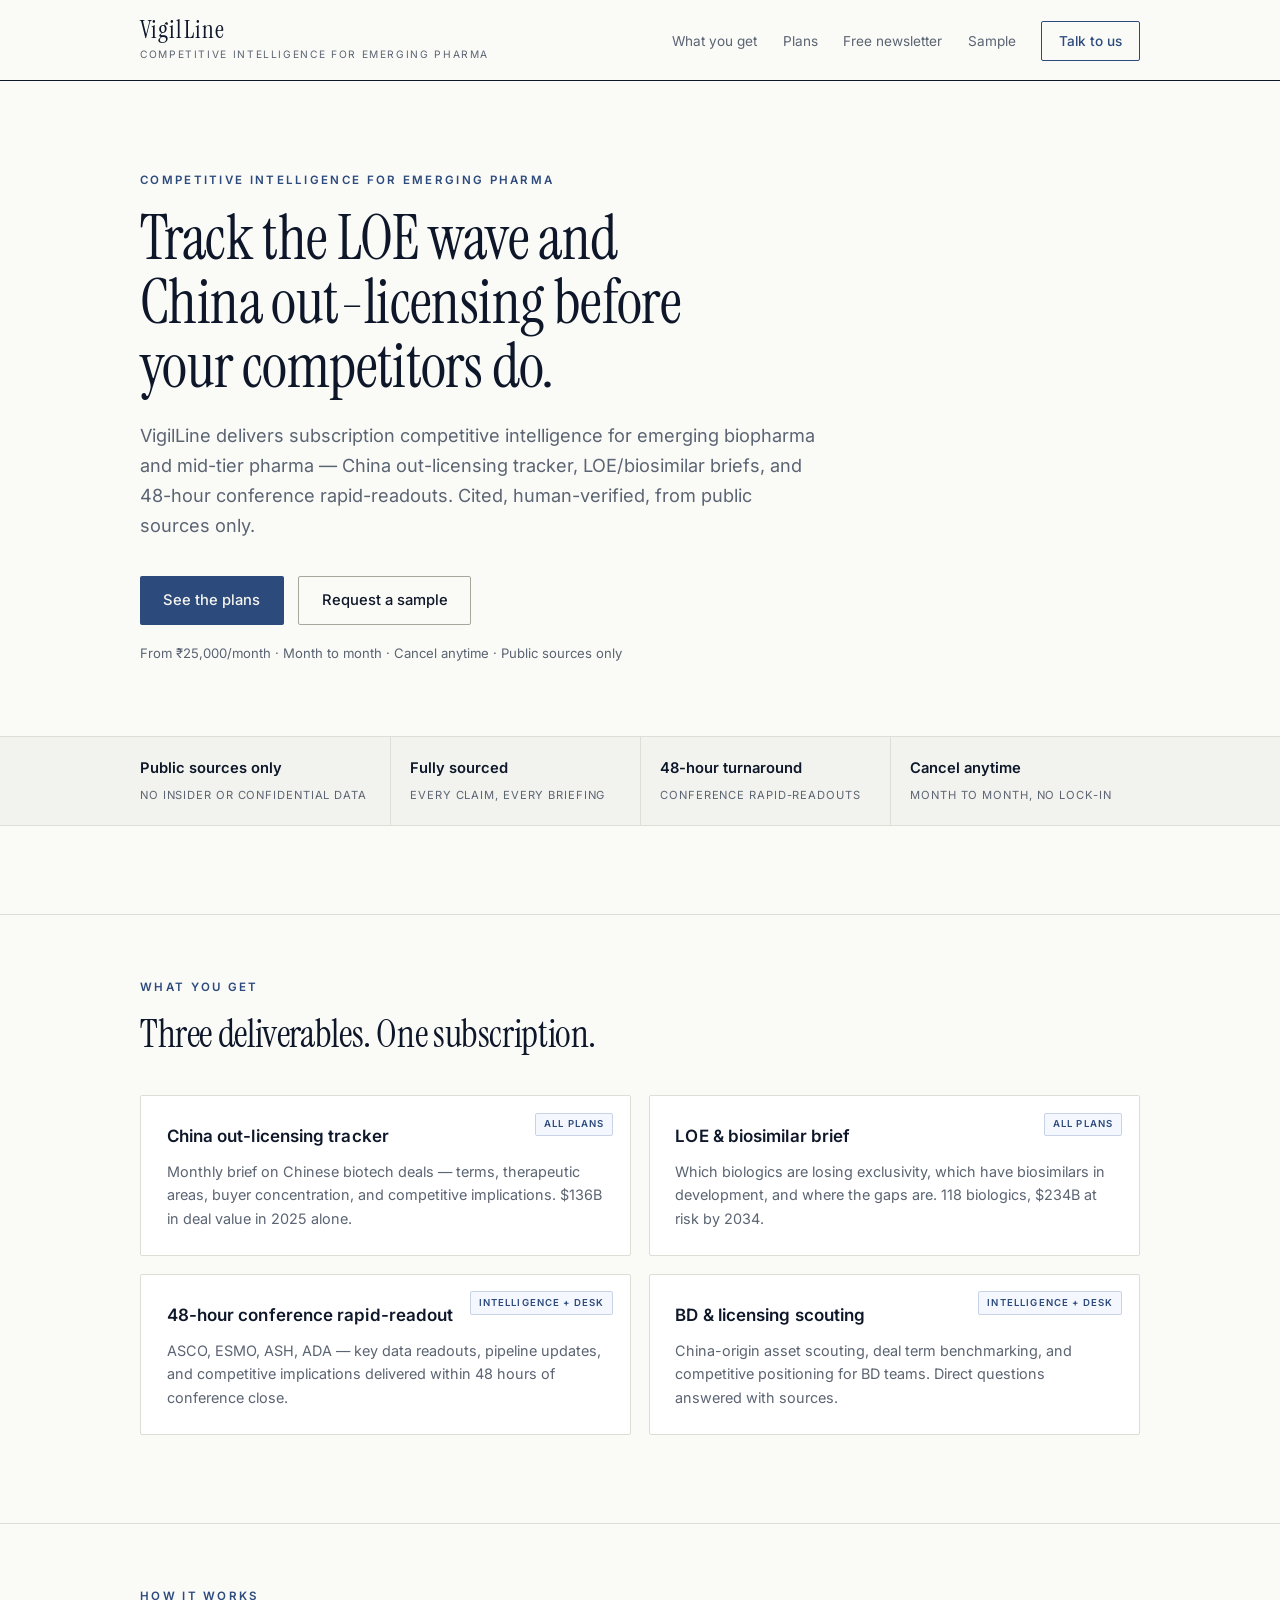
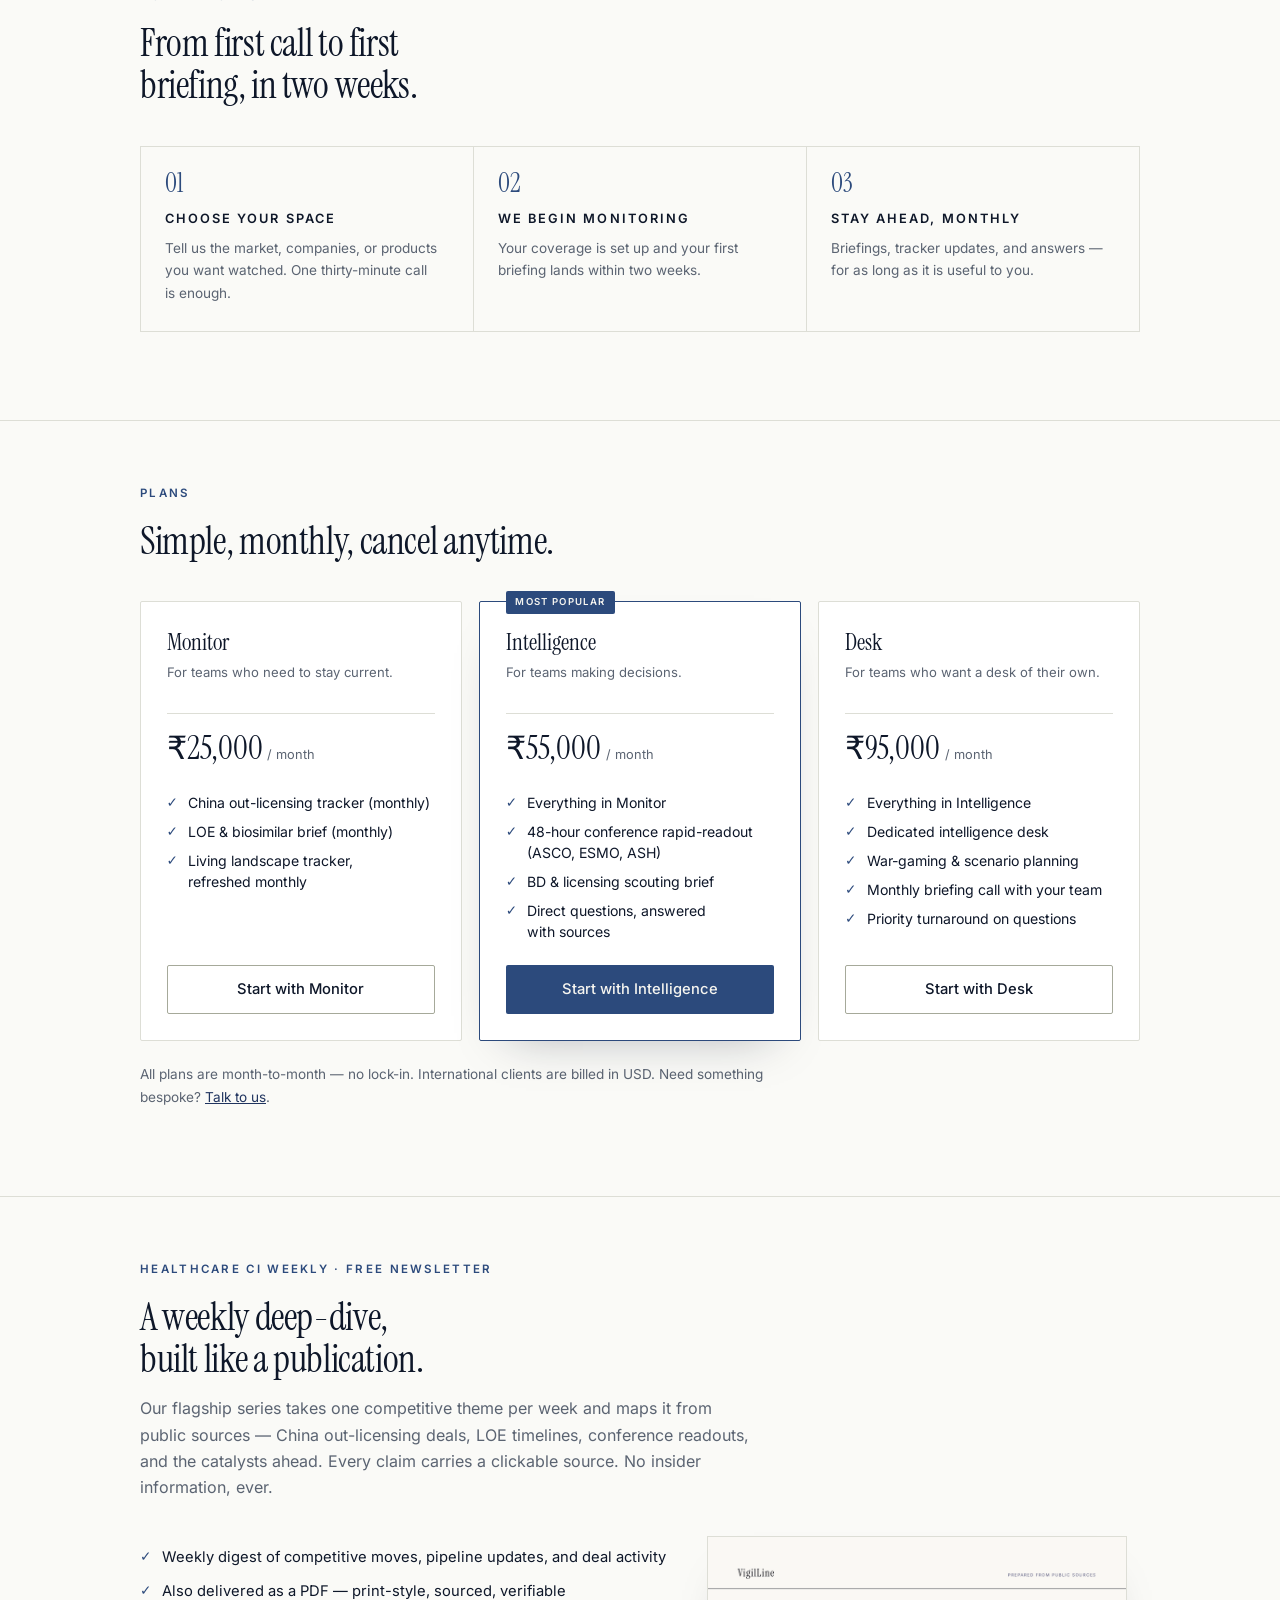
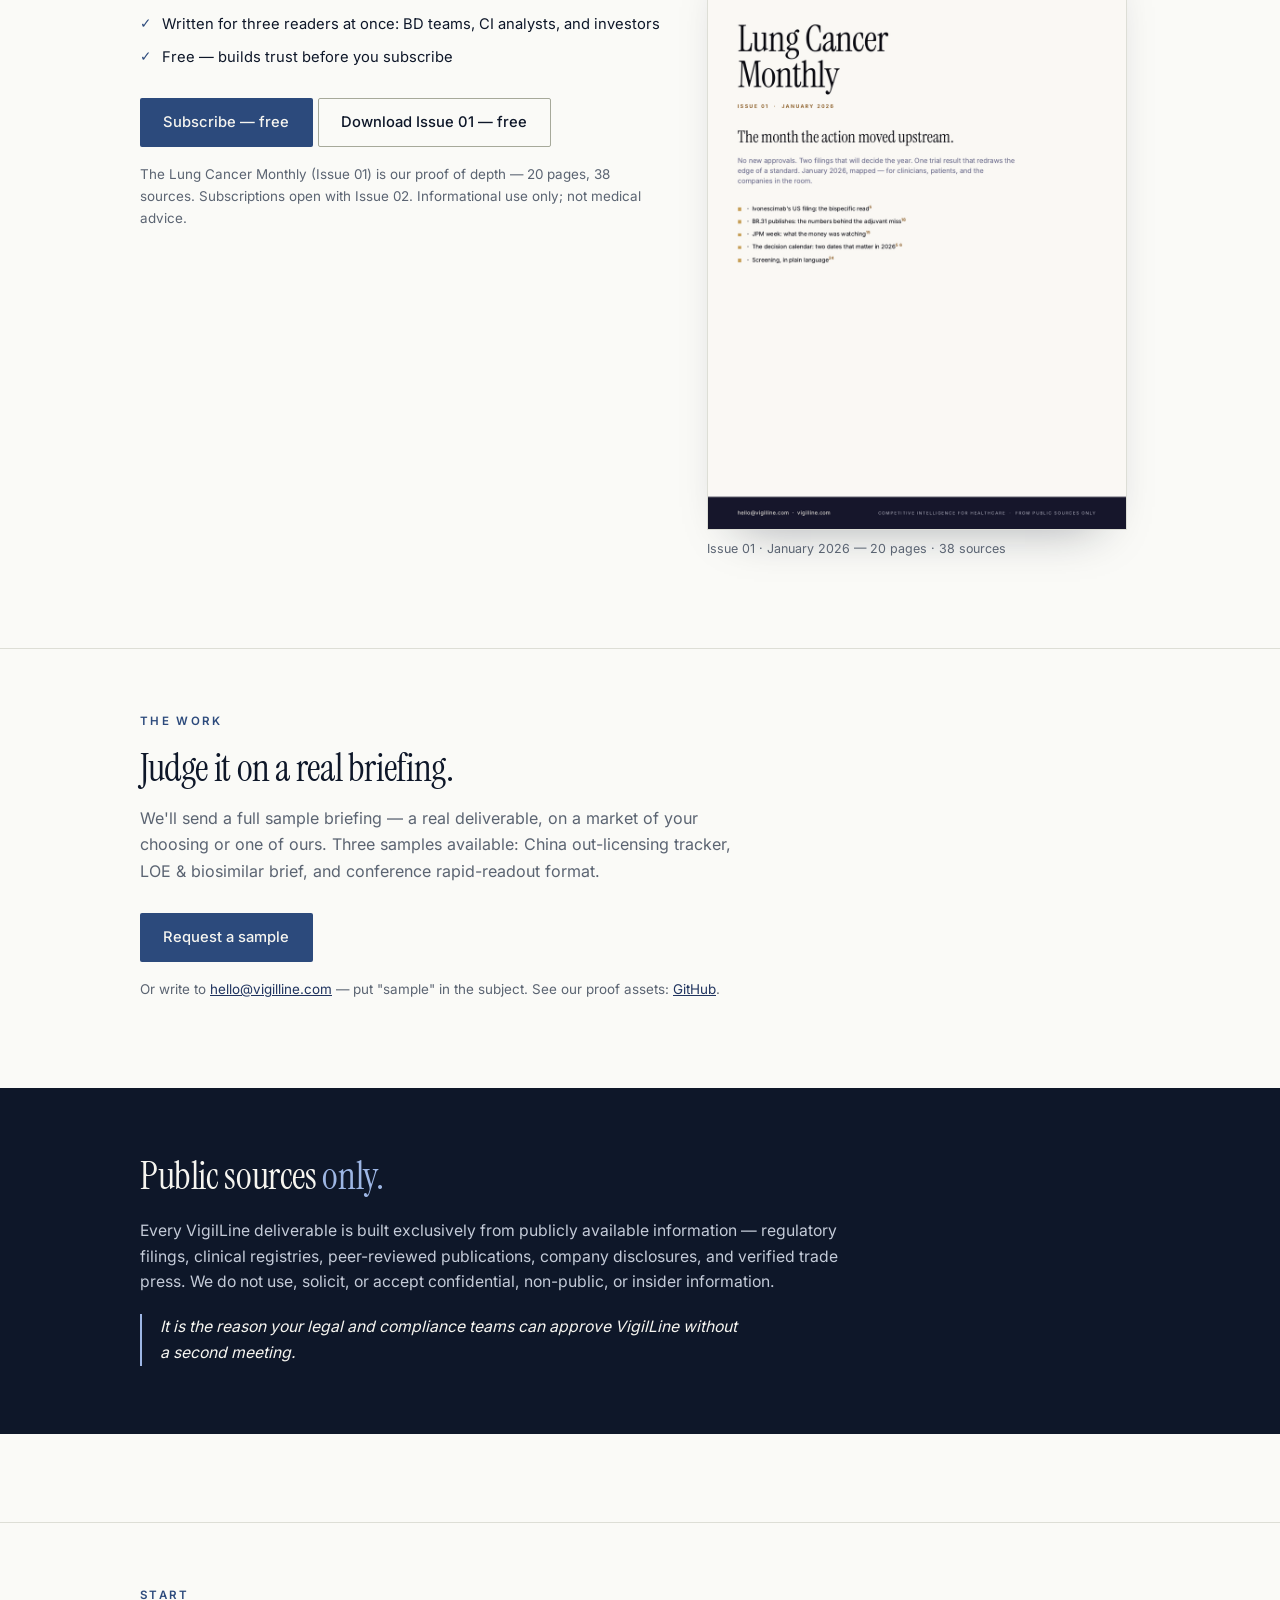
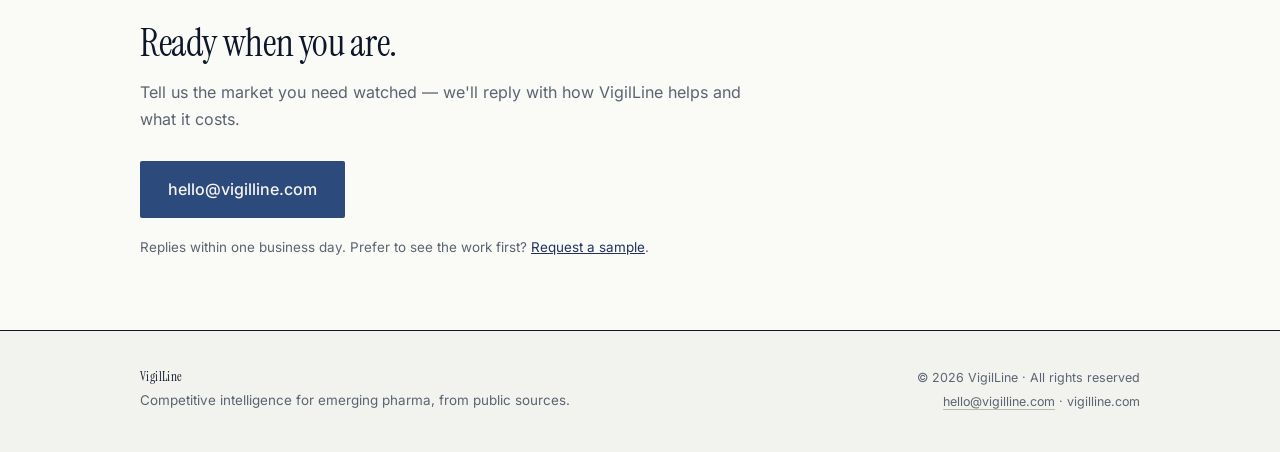
<file: index.html>
<!DOCTYPE html>
<html lang="en">
<head>
<meta charset="utf-8">
<meta name="viewport" content="width=device-width, initial-scale=1">
<title>VigilLine — Competitive intelligence for emerging pharma, by subscription</title>
<meta name="description" content="Subscription competitive intelligence for emerging biopharma and mid-tier pharma. China out-licensing tracker, LOE/biosimilar briefs, conference rapid-readouts. Cited, human-verified, from public sources. From ₹25,000/month.">
<meta name="color-scheme" content="light">
<meta name="theme-color" content="#FAFAF7">
<meta property="og:type" content="website">
<meta property="og:title" content="VigilLine — Competitive intelligence for emerging pharma, by subscription">
<meta property="og:description" content="China out-licensing tracker, LOE/biosimilar briefs, conference rapid-readouts. Cited, human-verified, from public sources.">
<meta property="og:image" content="assets/og.png">
<link rel="icon" href="data:image/svg+xml,%3Csvg%20xmlns='http://www.w3.org/2000/svg'%20viewBox='0%200%2064%2064'%3E%3Crect%20width='64'%20height='64'%20rx='10'%20fill='%232C4A7C'/%3E%3Ctext%20x='32'%20y='45'%20font-family='Georgia,serif'%20font-size='42'%20text-anchor='middle'%20fill='%23F6F5F0'%3EV%3C/text%3E%3C/svg%3E">
<link rel="stylesheet" href="assets/fonts/fonts.css">
<style>
:root{
  --ink:#0E1729;
  --blue:#2C4A7C;
  --blue-deep:#20345F;
  --blue-soft:#9DB6E4;
  --paper:#FAFAF7;
  --panel:#FFFFFF;
  --soft:#F2F3EE;
  --line:#DDDED6;
  --muted:#5B6472;
  --cream:#F6F5F0;
  --serif:'Instrument Serif', Georgia, 'Times New Roman', serif;
  --sans:Inter, system-ui, -apple-system, 'Segoe UI', sans-serif;
}
*{margin:0;padding:0;box-sizing:border-box}
html{scroll-behavior:smooth}
body{background:var(--paper);color:var(--ink);font-family:var(--sans);font-size:16px;line-height:1.65;-webkit-font-smoothing:antialiased;overflow-x:hidden}
::selection{background:#cfd9ee;color:var(--ink)}
a{color:inherit}
.wrap{max-width:1080px;margin:0 auto;padding:0 clamp(1.25rem,4vw,2.5rem)}
.eyebrow{font-size:.72rem;font-weight:600;letter-spacing:.2em;text-transform:uppercase;color:var(--blue);margin-bottom:1.1rem}
h1,h2{font-family:var(--serif);font-weight:400;letter-spacing:-.01em;text-wrap:balance}
h1{font-size:clamp(2.5rem,5.1vw,3.8rem);line-height:1.05;max-width:21ch}
h2{font-size:clamp(1.7rem,3.1vw,2.35rem);line-height:1.12;max-width:30ch}
.lede{color:var(--muted);font-size:clamp(1rem,1.5vw,1.13rem);max-width:62ch;margin-top:1.4rem;text-wrap:pretty}
.section-lede{color:var(--muted);max-width:62ch;margin-top:.9rem;text-wrap:pretty}
.section{position:relative;margin-top:clamp(3.5rem,7vw,5.5rem);padding-top:clamp(2.75rem,5.5vw,4rem)}
.section::before{content:"";position:absolute;top:0;left:50%;width:100vw;transform:translateX(-50%);border-top:1px solid var(--line)}
a:focus-visible,button:focus-visible{outline:2px solid var(--blue-deep);outline-offset:3px}

/* header */
.top{border-bottom:1px solid var(--ink);background:var(--paper);position:relative;z-index:2}
.top-inner{display:flex;justify-content:space-between;align-items:center;gap:1.5rem;padding-top:1.15rem;padding-bottom:1.05rem}
.wordmark{text-decoration:none;display:grid;gap:.2rem}
.wordmark-name{font-family:var(--serif);font-size:1.55rem;letter-spacing:.045em;line-height:1}
.wordmark-sub{font-size:.64rem;letter-spacing:.16em;text-transform:uppercase;color:var(--muted)}
.nav{display:flex;align-items:center;gap:1.6rem}
.nav a.navlink{font-size:.85rem;color:var(--muted);text-decoration:none;transition:color .15s}
.nav a.navlink:hover{color:var(--ink)}
.nav .btn{min-height:40px;padding:.5rem 1.05rem;font-size:.85rem}
.nav .btn.btn-ghost{border-color:var(--blue);color:var(--blue)}
.nav .btn.btn-ghost:hover{background:var(--blue);border-color:var(--blue);color:var(--cream)}

/* buttons */
.btn{display:inline-flex;align-items:center;justify-content:center;gap:.55rem;min-height:46px;padding:.72rem 1.4rem;font-size:.92rem;font-weight:500;text-decoration:none;border-radius:2px;transition:background .15s,color .15s,border-color .15s,transform .15s;border:1px solid transparent}
.btn:active{transform:translateY(1px)}
.btn-primary{background:var(--blue);color:var(--cream)}
.btn-primary:hover{background:var(--blue-deep)}
.btn-ghost{border-color:#A6A99A;color:var(--ink)}
.btn-ghost:hover{border-color:var(--ink);background:var(--panel)}

/* hero */
.hero{padding-top:clamp(3.6rem,7vw,5.6rem);padding-bottom:clamp(3rem,6vw,4.5rem)}
.cta-row{display:flex;flex-wrap:wrap;gap:.9rem;margin-top:2.2rem}
.hero-note{font-size:.82rem;color:var(--muted);margin-top:1.1rem}

/* trust strip */
.specs{border-top:1px solid var(--line);border-bottom:1px solid var(--line);background:var(--soft)}
.spec-row{display:grid;grid-template-columns:repeat(4,1fr)}
.spec{padding:1.15rem 1.2rem;border-left:1px solid var(--line)}
.spec:first-child{border-left:none;padding-left:0}
.spec:last-child{padding-right:0}
.spec strong{display:block;font-size:.92rem;font-weight:600}
.spec span{font-size:.7rem;letter-spacing:.08em;text-transform:uppercase;color:var(--muted)}

/* deliverable cards */
.grid2{display:grid;grid-template-columns:repeat(2,1fr);gap:1.1rem;margin-top:2.4rem}
.card{position:relative;background:var(--panel);border:1px solid var(--line);border-radius:2px;padding:1.7rem 1.6rem 1.5rem}
.card .tag{position:absolute;top:1.05rem;right:1.05rem;font-size:.6rem;font-weight:600;letter-spacing:.12em;text-transform:uppercase;color:var(--blue);border:1px solid #C9D3E6;border-radius:2px;padding:.18rem .5rem;background:#F4F7FD}
.card h3{font-size:1.06rem;font-weight:600;letter-spacing:.005em;padding-right:6.5rem}
.card p{font-size:.9rem;color:var(--muted);margin-top:.55rem;max-width:52ch;text-wrap:pretty}

/* how it works */
.steps{list-style:none;display:grid;grid-template-columns:repeat(3,1fr);margin-top:2.4rem;border-top:1px solid var(--line);border-left:1px solid var(--line)}
.step{padding:1.5rem 1.5rem 1.7rem;border-right:1px solid var(--line);border-bottom:1px solid var(--line)}
.step-num{font-family:var(--serif);font-size:1.6rem;color:var(--blue);line-height:1}
.step h3{font-size:.8rem;font-weight:600;letter-spacing:.16em;text-transform:uppercase;margin-top:.7rem}
.step p{font-size:.85rem;color:var(--muted);margin-top:.5rem;max-width:38ch;text-wrap:pretty}

/* plans */
.plans{display:grid;grid-template-columns:repeat(3,1fr);gap:1.1rem;margin-top:2.4rem;align-items:stretch}
.plan{position:relative;display:flex;flex-direction:column;background:var(--panel);border:1px solid var(--line);border-radius:2px;padding:1.8rem 1.6rem 1.6rem}
.plan.popular{border-color:var(--blue);box-shadow:0 22px 48px -30px rgba(14,23,41,.35)}
.plan .tag{position:absolute;top:-0.72rem;left:1.6rem;font-size:.6rem;font-weight:600;letter-spacing:.14em;text-transform:uppercase;color:var(--cream);background:var(--blue);border-radius:2px;padding:.22rem .6rem}
.plan-name{font-family:var(--serif);font-size:1.45rem;line-height:1}
.plan-tag{font-size:.82rem;color:var(--muted);margin-top:.45rem;min-height:2.6em}
.plan-price{margin-top:1.1rem;padding-top:1.1rem;border-top:1px solid var(--line)}
.plan-price .amount{font-family:var(--serif);font-size:2rem;line-height:1}
.plan-price .per{font-size:.8rem;color:var(--muted);margin-left:.3rem}
.plan ul{list-style:none;margin-top:1.1rem;margin-bottom:1.4rem}
.plan li{position:relative;padding-left:1.35rem;font-size:.88rem;color:var(--ink);margin-top:.5rem;line-height:1.5;text-wrap:pretty}
.plan li::before{content:"✓";position:absolute;left:0;top:0;color:var(--blue);font-size:.85rem}
.plan .btn{margin-top:auto;width:100%}
.plans-note{margin-top:1.4rem;font-size:.85rem;color:var(--muted);max-width:70ch}
.plans-note a{color:var(--blue-deep)}

/* sample + contact */
.sample-actions{margin-top:1.8rem}
.sample-note{font-size:.84rem;color:var(--muted);margin-top:1rem}
.sample-note a{color:var(--blue-deep)}
.contact{padding-bottom:clamp(3rem,6vw,4.5rem)}
.contact .btn{margin-top:1.8rem;font-size:1rem;padding:.9rem 1.7rem}
.contact-note{font-size:.84rem;color:var(--muted);margin-top:1.1rem}
.contact-note a{color:var(--blue-deep)}

/* compliance band */
.band{background:var(--ink);color:var(--cream);margin-top:clamp(3.5rem,7vw,5.5rem)}
.band .wrap{padding-top:clamp(3rem,6vw,4.25rem);padding-bottom:clamp(3rem,6vw,4.25rem)}
.band h2{color:var(--cream)}
.band h2 em{font-style:normal;color:var(--blue-soft)}
.band p{color:#C4CBD8;max-width:74ch;margin-top:1.2rem;font-size:.98rem}
.band-note{border-left:2px solid var(--blue-soft);padding-left:1.1rem;font-style:italic;color:var(--cream)!important;max-width:60ch!important}

/* footer */
.foot{border-top:1px solid var(--ink);background:var(--soft)}
.foot-inner{display:flex;justify-content:space-between;gap:2rem;padding-top:2.2rem;padding-bottom:2.4rem;flex-wrap:wrap}
.sig p{font-size:.84rem;color:var(--muted);line-height:1.7}
.sig-name{font-family:var(--serif);font-size:1.15rem;color:var(--ink)!important;letter-spacing:.03em}
.fine{text-align:right;font-size:.78rem;color:var(--muted);line-height:1.9}
.fine a{color:var(--muted);text-decoration:none;border-bottom:1px solid #B9BDB0}
.fine a:hover{color:var(--ink);border-color:var(--ink)}
.sig a{color:var(--muted);text-decoration:none;border-bottom:1px solid #B9BDB0}
.sig a:hover{color:var(--ink);border-color:var(--ink)}

@media (max-width:920px){
  .grid2{grid-template-columns:1fr}
  .steps{grid-template-columns:1fr}
  .plans{grid-template-columns:1fr}
  .plans .plan.popular{margin-top:.65rem}
  .spec-row{grid-template-columns:repeat(2,1fr)}
  .spec:nth-child(3){border-left:none}
  .spec{border-top:1px solid var(--line)}
  .spec:nth-child(-n+2){border-top:none}
  .nav .navlink{display:none}
  .fine{text-align:left}
  .top-inner{flex-wrap:wrap}
}
@media (max-width:430px){
  .cta-row{flex-direction:column;align-items:stretch}
  .cta-row .btn{width:100%}
}
@media (prefers-reduced-motion:reduce){
  html{scroll-behavior:auto}
  .btn{transition:none}
}

/* magazine section */
.mag-grid{display:grid;grid-template-columns:1.1fr .9fr;gap:2.4rem;margin-top:2.2rem;align-items:start}
.mag-points{list-style:none;margin:0}
.mag-points li{position:relative;padding-left:1.35rem;font-size:.92rem;margin-top:.65rem;line-height:1.55;text-wrap:pretty}
.mag-points li::before{content:"✓";position:absolute;left:0;top:0;color:var(--blue);font-size:.85rem}
.mag-cover{margin:0}
.mag-cover img{width:100%;max-width:420px;display:block;border:1px solid var(--line);box-shadow:0 24px 48px -30px rgba(14,23,41,.4)}
.mag-cover figcaption{font-size:.78rem;color:var(--muted);margin-top:.6rem}
@media (max-width:920px){.mag-grid{grid-template-columns:1fr}}
</style>
</head>
<body>

<header class="top">
  <div class="wrap top-inner">
    <a class="wordmark" href="#top" aria-label="VigilLine — home">
      <span class="wordmark-name">VigilLine</span>
      <span class="wordmark-sub">Competitive intelligence for emerging pharma</span>
    </a>
    <nav class="nav" aria-label="Main">
      <a class="navlink" href="#what">What you get</a>
      <a class="navlink" href="#plans">Plans</a>
      <a class="navlink" href="#magazine">Free newsletter</a>
      <a class="navlink" href="#sample">Sample</a>
      <a class="btn btn-ghost" href="#contact">Talk to us</a>
    </nav>
  </div>
</header>

<main id="top">

  <section class="hero wrap">
    <p class="eyebrow">Competitive intelligence for emerging pharma</p>
    <h1>Track the LOE wave and China out-licensing before your competitors do.</h1>
    <p class="lede">VigilLine delivers subscription competitive intelligence for emerging biopharma and mid-tier pharma — China out-licensing tracker, LOE/biosimilar briefs, and 48-hour conference rapid-readouts. Cited, human-verified, from public sources only.</p>
    <div class="cta-row">
      <a class="btn btn-primary" href="#plans">See the plans</a>
      <a class="btn btn-ghost" href="#sample">Request a sample</a>
    </div>
    <p class="hero-note">From ₹25,000/month · Month to month · Cancel anytime · Public sources only</p>
  </section>

  <section class="specs" aria-label="At a glance">
    <div class="wrap spec-row">
      <div class="spec"><strong>Public sources only</strong><span>No insider or confidential data</span></div>
      <div class="spec"><strong>Fully sourced</strong><span>Every claim, every briefing</span></div>
      <div class="spec"><strong>48-hour turnaround</strong><span>Conference rapid-readouts</span></div>
      <div class="spec"><strong>Cancel anytime</strong><span>Month to month, no lock-in</span></div>
    </div>
  </section>

  <section id="what" class="wrap section">
    <p class="eyebrow">What you get</p>
    <h2>Three deliverables. One subscription.</h2>
    <div class="grid2">
      <div class="card">
        <span class="tag">All plans</span>
        <h3>China out-licensing tracker</h3>
        <p>Monthly brief on Chinese biotech deals — terms, therapeutic areas, buyer concentration, and competitive implications. $136B in deal value in 2025 alone.</p>
      </div>
      <div class="card">
        <span class="tag">All plans</span>
        <h3>LOE &amp; biosimilar brief</h3>
        <p>Which biologics are losing exclusivity, which have biosimilars in development, and where the gaps are. 118 biologics, $234B at risk by 2034.</p>
      </div>
      <div class="card">
        <span class="tag">Intelligence + Desk</span>
        <h3>48-hour conference rapid-readout</h3>
        <p>ASCO, ESMO, ASH, ADA — key data readouts, pipeline updates, and competitive implications delivered within 48 hours of conference close.</p>
      </div>
      <div class="card">
        <span class="tag">Intelligence + Desk</span>
        <h3>BD &amp; licensing scouting</h3>
        <p>China-origin asset scouting, deal term benchmarking, and competitive positioning for BD teams. Direct questions answered with sources.</p>
      </div>
    </div>
  </section>

  <section id="how" class="wrap section">
    <p class="eyebrow">How it works</p>
    <h2>From first call to first briefing, in two weeks.</h2>
    <ol class="steps">
      <li class="step"><div class="step-num">01</div><h3>Choose your space</h3><p>Tell us the market, companies, or products you want watched. One thirty-minute call is enough.</p></li>
      <li class="step"><div class="step-num">02</div><h3>We begin monitoring</h3><p>Your coverage is set up and your first briefing lands within two weeks.</p></li>
      <li class="step"><div class="step-num">03</div><h3>Stay ahead, monthly</h3><p>Briefings, tracker updates, and answers — for as long as it is useful to you.</p></li>
    </ol>
  </section>

  <section id="plans" class="wrap section">
    <p class="eyebrow">Plans</p>
    <h2>Simple, monthly, cancel anytime.</h2>
    <div class="plans">
      <div class="plan">
        <p class="plan-name">Monitor</p>
        <p class="plan-tag">For teams who need to stay current.</p>
        <div class="plan-price"><span class="amount">₹25,000</span><span class="per">/ month</span></div>
        <ul>
          <li>China out-licensing tracker (monthly)</li>
          <li>LOE &amp; biosimilar brief (monthly)</li>
          <li>Living landscape tracker, refreshed monthly</li>
        </ul>
        <a class="btn btn-ghost" href="mailto:hello@vigilline.com?subject=Monitor%20plan%20enquiry">Start with Monitor</a>
      </div>
      <div class="plan popular">
        <span class="tag">Most popular</span>
        <p class="plan-name">Intelligence</p>
        <p class="plan-tag">For teams making decisions.</p>
        <div class="plan-price"><span class="amount">₹55,000</span><span class="per">/ month</span></div>
        <ul>
          <li>Everything in Monitor</li>
          <li>48-hour conference rapid-readout (ASCO, ESMO, ASH)</li>
          <li>BD &amp; licensing scouting brief</li>
          <li>Direct questions, answered with sources</li>
        </ul>
        <a class="btn btn-primary" href="mailto:hello@vigilline.com?subject=Intelligence%20plan%20enquiry">Start with Intelligence</a>
      </div>
      <div class="plan">
        <p class="plan-name">Desk</p>
        <p class="plan-tag">For teams who want a desk of their own.</p>
        <div class="plan-price"><span class="amount">₹95,000</span><span class="per">/ month</span></div>
        <ul>
          <li>Everything in Intelligence</li>
          <li>Dedicated intelligence desk</li>
          <li>War-gaming &amp; scenario planning</li>
          <li>Monthly briefing call with your team</li>
          <li>Priority turnaround on questions</li>
        </ul>
        <a class="btn btn-ghost" href="mailto:hello@vigilline.com?subject=Desk%20plan%20enquiry">Start with Desk</a>
      </div>
    </div>
    <p class="plans-note">All plans are month-to-month — no lock-in. International clients are billed in USD. Need something bespoke? <a href="#contact">Talk to us</a>.</p>
  </section>

  <section id="magazine" class="wrap section">
    <p class="eyebrow">Healthcare CI Weekly · Free newsletter</p>
    <h2>A weekly deep-dive, built like a publication.</h2>
    <p class="section-lede">Our flagship series takes one competitive theme per week and maps it from public sources — China out-licensing deals, LOE timelines, conference readouts, and the catalysts ahead. Every claim carries a clickable source. No insider information, ever.</p>
    <div class="mag-grid">
      <div>
        <ul class="mag-points">
          <li>Weekly digest of competitive moves, pipeline updates, and deal activity</li>
          <li>Also delivered as a PDF — print-style, sourced, verifiable</li>
          <li>Written for three readers at once: BD teams, CI analysts, and investors</li>
          <li>Free — builds trust before you subscribe</li>
        </ul>
        <div class="sample-actions">
          <a class="btn btn-primary" href="mailto:hello@vigilline.com?subject=Subscribe%20%E2%80%94%20Healthcare%20CI%20Weekly">Subscribe — free</a>
          <a class="btn btn-ghost" href="magazine/Lung-Cancer-Monthly-Issue01-January2026.pdf" download>Download Issue 01 — free</a>
        </div>
        <p class="sample-note">The Lung Cancer Monthly (Issue 01) is our proof of depth — 20 pages, 38 sources. Subscriptions open with Issue 02. Informational use only; not medical advice.</p>
      </div>
      <figure class="mag-cover">
        <img src="magazine/issue01-cover.png" alt="Cover of Lung Cancer Monthly, Issue 01 — January 2026" loading="lazy">
        <figcaption>Issue 01 · January 2026 — 20 pages · 38 sources</figcaption>
      </figure>
    </div>
  </section>

  <section id="sample" class="wrap section">
    <p class="eyebrow">The work</p>
    <h2>Judge it on a real briefing.</h2>
    <p class="section-lede">We'll send a full sample briefing — a real deliverable, on a market of your choosing or one of ours. Three samples available: China out-licensing tracker, LOE &amp; biosimilar brief, and conference rapid-readout format.</p>
    <div class="sample-actions">
      <a class="btn btn-primary" href="mailto:hello@vigilline.com?subject=Sample%20request">Request a sample</a>
    </div>
    <p class="sample-note">Or write to <a href="mailto:hello@vigilline.com">hello@vigilline.com</a> — put "sample" in the subject. See our proof assets: <a href="https://github.com/jagan-jai/vigilline">GitHub</a>.</p>
  </section>

  <section class="band">
    <div class="wrap">
      <h2>Public sources <em>only.</em></h2>
      <p>Every VigilLine deliverable is built exclusively from publicly available information — regulatory filings, clinical registries, peer-reviewed publications, company disclosures, and verified trade press. We do not use, solicit, or accept confidential, non-public, or insider information.</p>
      <p class="band-note">It is the reason your legal and compliance teams can approve VigilLine without a second meeting.</p>
    </div>
  </section>

  <section id="contact" class="wrap section contact">
    <p class="eyebrow">Start</p>
    <h2>Ready when you are.</h2>
    <p class="section-lede">Tell us the market you need watched — we'll reply with how VigilLine helps and what it costs.</p>
    <a class="btn btn-primary" href="mailto:hello@vigilline.com?subject=Getting%20started%20with%20VigilLine">hello@vigilline.com</a>
    <p class="contact-note">Replies within one business day. Prefer to see the work first? <a href="#sample">Request a sample</a>.</p>
  </section>

</main>

<footer class="foot">
  <div class="wrap foot-inner">
    <div class="sig">
      <p class="sig-name">VigilLine</p>
      <p>Competitive intelligence for emerging pharma, from public sources.</p>
    </div>
    <div class="fine">
      <p>© 2026 VigilLine · All rights reserved</p>
      <p><a href="mailto:hello@vigilline.com">hello@vigilline.com</a> · vigilline.com</p>
    </div>
  </div>
</footer>

</body>
</html>
</file>
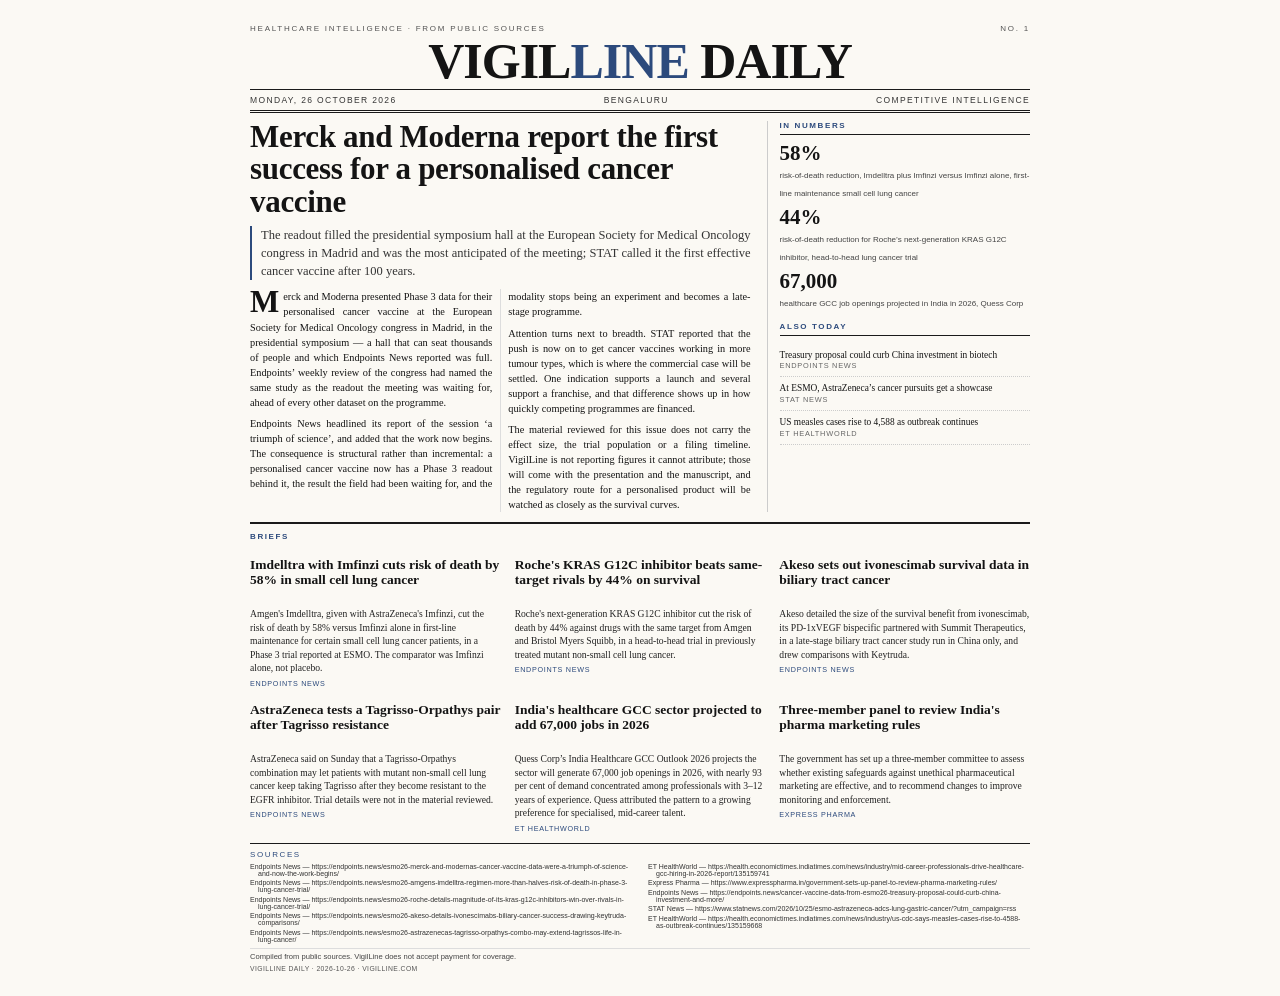
<file: newsletter/2026-10-26.html>
<!DOCTYPE html>
<html lang="en"><head><meta charset="utf-8">
<meta name="viewport" content="width=device-width, initial-scale=1">
<title>VigilLine Daily — Monday, 26 October 2026</title>
<style>

@page { size: A4; margin: 12mm 13mm; }
* { margin:0; padding:0; box-sizing:border-box; }
html { -webkit-print-color-adjust: exact; print-color-adjust: exact; }
body { background:#fbf9f4; color:#141414;
        font-family:'VigilSerif', Georgia, 'Times New Roman', serif; }

.masthead { border-bottom:3px double #1a1a1a; padding-bottom:5px; margin-bottom:8px; }
.masthead .kicker { display:flex; justify-content:space-between; font-family:Inter,sans-serif;
        font-size:8px; letter-spacing:.22em; text-transform:uppercase; color:#555; }
.title { font-size:50px; line-height:.95; letter-spacing:-.02em; text-align:center;
          margin:5px 0 3px; font-weight:700; }
.title span { color:#2C4A7C; }
.dateline { display:flex; justify-content:space-between; font-family:Inter,sans-serif;
        font-size:8.5px; letter-spacing:.16em; text-transform:uppercase; color:#333;
        border-top:1px solid #1a1a1a; padding-top:5px; }

.grid { display:grid; grid-template-columns: 1.9fr 1fr; gap:16px; }
.lead h2 { font-size:31px; line-height:1.06; letter-spacing:-.01em; margin-bottom:7px; }
.lead .standfirst { font-size:12.5px; line-height:1.45; color:#333; margin-bottom:9px;
        border-left:2px solid #2C4A7C; padding-left:9px; }
.lead .body { column-count:2; column-gap:16px; column-rule:1px solid #ddd; }
.lead p { font-size:10.3px; line-height:1.46; text-align:justify; margin-bottom:6px; }
.lead p:first-child::first-letter { font-size:31px; float:left; line-height:.85;
        padding-right:4px; font-weight:700; }

.rail { border-left:1px solid #ccc; padding-left:12px; }
.rail h4 { font-family:Inter,sans-serif; font-size:8px; letter-spacing:.2em;
        text-transform:uppercase; color:#2C4A7C; border-bottom:1px solid #1a1a1a;
        padding-bottom:4px; margin-bottom:8px; }
.num { margin-bottom:7px; }
.num b { display:block; font-size:21px; line-height:1; }
.num span { font-family:Inter,sans-serif; font-size:8px; line-height:1.35; color:#444; }
.also { list-style:none; margin-top:4px; }
.also li { font-size:9.4px; line-height:1.35; padding:5px 0; border-bottom:1px dotted #ccc; }
.also em { display:block; font-family:Inter,sans-serif; font-style:normal;
        font-size:7.4px; letter-spacing:.1em; text-transform:uppercase; color:#666; }

.briefs { margin-top:10px; border-top:2px solid #1a1a1a; padding-top:8px;
        display:grid; grid-template-columns:repeat(3,1fr); gap:14px; }
.brief h3 { font-size:13.5px; line-height:1.12; margin-bottom:4px; min-height:46px; }
.brieflabel { grid-column:1/-1; font-family:Inter,sans-serif; font-size:8px;
        letter-spacing:.2em; text-transform:uppercase; color:#2C4A7C; margin-bottom:2px; }
.brief p { font-size:9.6px; line-height:1.42; color:#222; }
.brief .src { display:block; margin-top:4px; font-family:Inter,sans-serif; font-size:7.2px;
        letter-spacing:.1em; text-transform:uppercase; color:#2C4A7C; }

footer { margin-top:10px; border-top:1px solid #1a1a1a; padding-top:6px;
        font-family:Inter,sans-serif; font-size:7.6px; color:#555; }
footer .srchead { font-family:Inter,sans-serif; font-size:8px; letter-spacing:.2em;
        text-transform:uppercase; color:#2C4A7C; margin-bottom:4px; }
footer .sources { columns:2; column-gap:16px; margin:0 0 5px; font-size:7.0px; color:#333; }
footer li { list-style:none; overflow-wrap:anywhere; margin-bottom:2.5px; padding-left:8px;
        text-indent:-8px; }
footer .pledge { border-top:1px solid #ddd; padding-top:3px; color:#444; }
footer .note { margin-top:4px; letter-spacing:.06em; text-transform:uppercase; font-size:6.8px; }
@media screen { body { max-width:820px; margin:0 auto; padding:24px 20px; } }
</style></head>
<body>
  <header class="masthead">
    <div class="kicker"><span>Healthcare intelligence · from public sources</span><span>No. 1</span></div>
    <h1 class="title">VIGIL<span>LINE</span> DAILY</h1>
    <div class="dateline"><span>Monday, 26 October 2026</span><span>Bengaluru</span><span>Competitive intelligence</span></div>
  </header>

  <div class="grid">
    <section class="lead">
      <h2>Merck and Moderna report the first success for a personalised cancer vaccine</h2>
      <p class="standfirst">The readout filled the presidential symposium hall at the European Society for Medical Oncology congress in Madrid and was the most anticipated of the meeting; STAT called it the first effective cancer vaccine after 100 years.</p>
      <div class="body"><p>Merck and Moderna presented Phase 3 data for their personalised cancer vaccine at the European Society for Medical Oncology congress in Madrid, in the presidential symposium — a hall that can seat thousands of people and which Endpoints News reported was full. Endpoints’ weekly review of the congress had named the same study as the readout the meeting was waiting for, ahead of every other dataset on the programme.</p><p>Endpoints News headlined its report of the session ‘a triumph of science’, and added that the work now begins. The consequence is structural rather than incremental: a personalised cancer vaccine now has a Phase 3 readout behind it, the result the field had been waiting for, and the modality stops being an experiment and becomes a late-stage programme.</p><p>Attention turns next to breadth. STAT reported that the push is now on to get cancer vaccines working in more tumour types, which is where the commercial case will be settled. One indication supports a launch and several support a franchise, and that difference shows up in how quickly competing programmes are financed.</p><p>The material reviewed for this issue does not carry the effect size, the trial population or a filing timeline. VigilLine is not reporting figures it cannot attribute; those will come with the presentation and the manuscript, and the regulatory route for a personalised product will be watched as closely as the survival curves.</p></div>
    </section>
    <aside class="rail">
      <h4>In numbers</h4>
      <div class="num"><b>58%</b><span>risk-of-death reduction, Imdelltra plus Imfinzi versus Imfinzi alone, first-line maintenance small cell lung cancer</span></div><div class="num"><b>44%</b><span>risk-of-death reduction for Roche’s next-generation KRAS G12C inhibitor, head-to-head lung cancer trial</span></div><div class="num"><b>67,000</b><span>healthcare GCC job openings projected in India in 2026, Quess Corp</span></div>
      <h4 style="margin-top:12px">Also today</h4>
      <ul class="also"><li><span>Treasury proposal could curb China investment in biotech</span><em>Endpoints News</em></li><li><span>At ESMO, AstraZeneca’s cancer pursuits get a showcase</span><em>STAT News</em></li><li><span>US measles cases rise to 4,588 as outbreak continues</span><em>ET HealthWorld</em></li></ul>
    </aside>
  </div>

  <section class="briefs"><h4 class="brieflabel">Briefs</h4><article class="brief">
              <h3>Imdelltra with Imfinzi cuts risk of death by 58% in small cell lung cancer</h3>
              <p>Amgen's Imdelltra, given with AstraZeneca's Imfinzi, cut the risk of death by 58% versus Imfinzi alone in first-line maintenance for certain small cell lung cancer patients, in a Phase 3 trial reported at ESMO. The comparator was Imfinzi alone, not placebo.</p>
              <span class="src">Endpoints News</span>
            </article><article class="brief">
              <h3>Roche's KRAS G12C inhibitor beats same-target rivals by 44% on survival</h3>
              <p>Roche's next-generation KRAS G12C inhibitor cut the risk of death by 44% against drugs with the same target from Amgen and Bristol Myers Squibb, in a head-to-head trial in previously treated mutant non-small cell lung cancer.</p>
              <span class="src">Endpoints News</span>
            </article><article class="brief">
              <h3>Akeso sets out ivonescimab survival data in biliary tract cancer</h3>
              <p>Akeso detailed the size of the survival benefit from ivonescimab, its PD-1xVEGF bispecific partnered with Summit Therapeutics, in a late-stage biliary tract cancer study run in China only, and drew comparisons with Keytruda.</p>
              <span class="src">Endpoints News</span>
            </article><article class="brief">
              <h3>AstraZeneca tests a Tagrisso-Orpathys pair after Tagrisso resistance</h3>
              <p>AstraZeneca said on Sunday that a Tagrisso-Orpathys combination may let patients with mutant non-small cell lung cancer keep taking Tagrisso after they become resistant to the EGFR inhibitor. Trial details were not in the material reviewed.</p>
              <span class="src">Endpoints News</span>
            </article><article class="brief">
              <h3>India's healthcare GCC sector projected to add 67,000 jobs in 2026</h3>
              <p>Quess Corp’s India Healthcare GCC Outlook 2026 projects the sector will generate 67,000 job openings in 2026, with nearly 93 per cent of demand concentrated among professionals with 3–12 years of experience. Quess attributed the pattern to a growing preference for specialised, mid-career talent.</p>
              <span class="src">ET HealthWorld</span>
            </article><article class="brief">
              <h3>Three-member panel to review India's pharma marketing rules</h3>
              <p>The government has set up a three-member committee to assess whether existing safeguards against unethical pharmaceutical marketing are effective, and to recommend changes to improve monitoring and enforcement.</p>
              <span class="src">Express Pharma</span>
            </article></section>

  <footer>
    <div class="srchead">Sources</div>
    <ul class="sources"><li>Endpoints News — https://endpoints.news/esmo26-merck-and-modernas-cancer-vaccine-data-were-a-triumph-of-science-and-now-the-work-begins/</li><li>Endpoints News — https://endpoints.news/esmo26-amgens-imdelltra-regimen-more-than-halves-risk-of-death-in-phase-3-lung-cancer-trial/</li><li>Endpoints News — https://endpoints.news/esmo26-roche-details-magnitude-of-its-kras-g12c-inhibitors-win-over-rivals-in-lung-cancer-trial/</li><li>Endpoints News — https://endpoints.news/esmo26-akeso-details-ivonescimabs-biliary-cancer-success-drawing-keytruda-comparisons/</li><li>Endpoints News — https://endpoints.news/esmo26-astrazenecas-tagrisso-orpathys-combo-may-extend-tagrissos-life-in-lung-cancer/</li><li>ET HealthWorld — https://health.economictimes.indiatimes.com/news/industry/mid-career-professionals-drive-healthcare-gcc-hiring-in-2026-report/135159741</li><li>Express Pharma — https://www.expresspharma.in/government-sets-up-panel-to-review-pharma-marketing-rules/</li><li>Endpoints News — https://endpoints.news/cancer-vaccine-data-from-esmo26-treasury-proposal-could-curb-china-investment-and-more/</li><li>STAT News — https://www.statnews.com/2026/10/25/esmo-astrazeneca-adcs-lung-gastric-cancer/?utm_campaign=rss</li><li>ET HealthWorld — https://health.economictimes.indiatimes.com/news/industry/us-cdc-says-measles-cases-rise-to-4588-as-outbreak-continues/135159668</li></ul>
    <div class="pledge">Compiled from public sources. VigilLine does not accept payment for coverage.</div>
    <div class="note">VigilLine Daily · 2026-10-26 · vigilline.com</div>
  </footer>
</body></html>
</file>
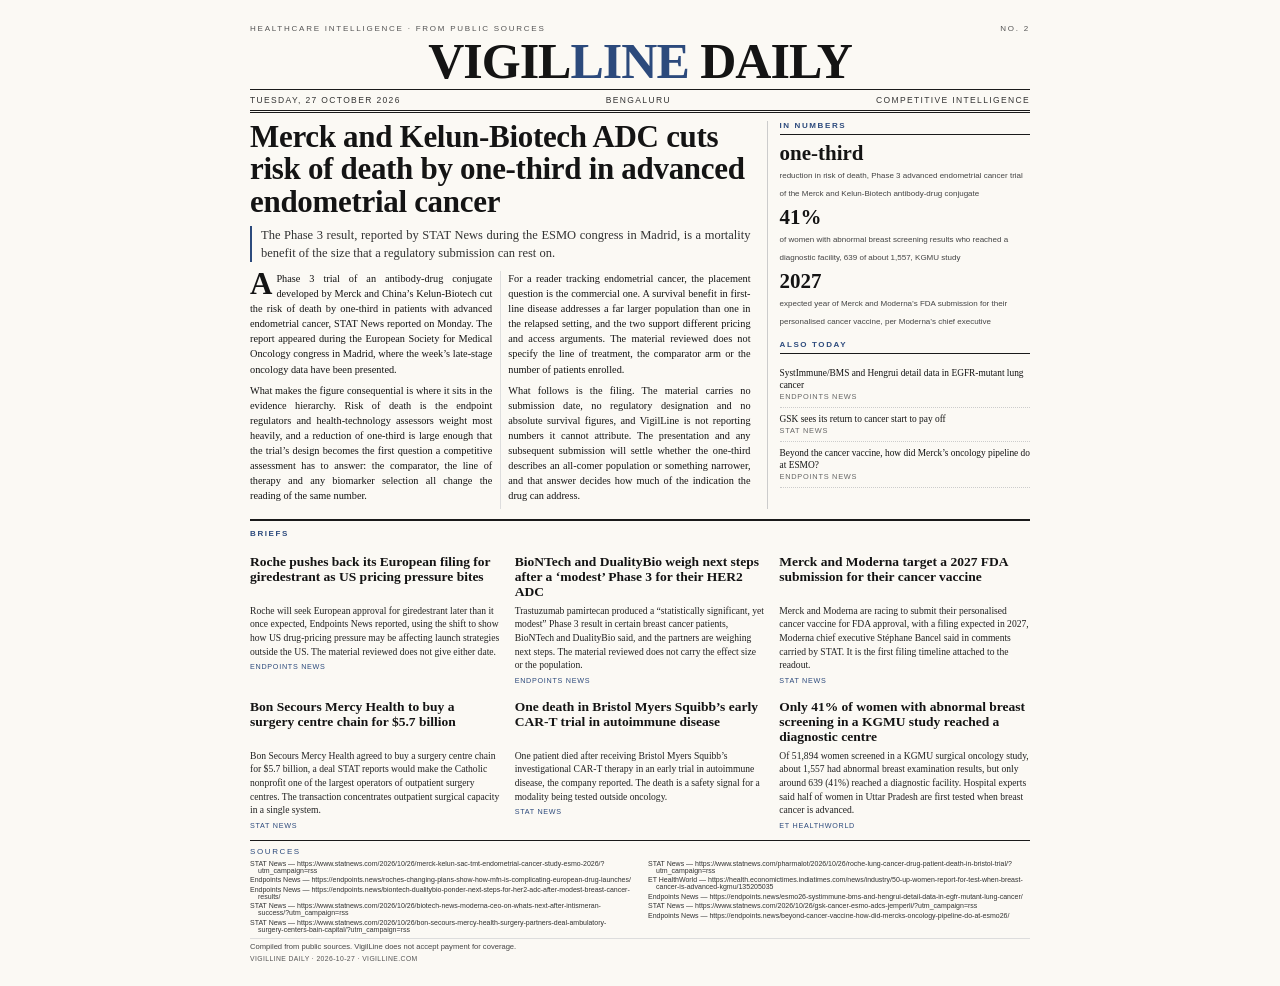
<file: newsletter/2026-10-27.html>
<!DOCTYPE html>
<html lang="en"><head><meta charset="utf-8">
<meta name="viewport" content="width=device-width, initial-scale=1">
<title>VigilLine Daily — Tuesday, 27 October 2026</title>
<style>

@page { size: A4; margin: 12mm 13mm; }
* { margin:0; padding:0; box-sizing:border-box; }
html { -webkit-print-color-adjust: exact; print-color-adjust: exact; }
body { background:#fbf9f4; color:#141414;
        font-family:'VigilSerif', Georgia, 'Times New Roman', serif; }

.masthead { border-bottom:3px double #1a1a1a; padding-bottom:5px; margin-bottom:8px; }
.masthead .kicker { display:flex; justify-content:space-between; font-family:Inter,sans-serif;
        font-size:8px; letter-spacing:.22em; text-transform:uppercase; color:#555; }
.title { font-size:50px; line-height:.95; letter-spacing:-.02em; text-align:center;
          margin:5px 0 3px; font-weight:700; }
.title span { color:#2C4A7C; }
.dateline { display:flex; justify-content:space-between; font-family:Inter,sans-serif;
        font-size:8.5px; letter-spacing:.16em; text-transform:uppercase; color:#333;
        border-top:1px solid #1a1a1a; padding-top:5px; }

.grid { display:grid; grid-template-columns: 1.9fr 1fr; gap:16px; }
.lead h2 { font-size:31px; line-height:1.06; letter-spacing:-.01em; margin-bottom:7px; }
.lead .standfirst { font-size:12.5px; line-height:1.45; color:#333; margin-bottom:9px;
        border-left:2px solid #2C4A7C; padding-left:9px; }
.lead .body { column-count:2; column-gap:16px; column-rule:1px solid #ddd; }
.lead p { font-size:10.3px; line-height:1.46; text-align:justify; margin-bottom:6px; }
.lead p:first-child::first-letter { font-size:31px; float:left; line-height:.85;
        padding-right:4px; font-weight:700; }

.rail { border-left:1px solid #ccc; padding-left:12px; }
.rail h4 { font-family:Inter,sans-serif; font-size:8px; letter-spacing:.2em;
        text-transform:uppercase; color:#2C4A7C; border-bottom:1px solid #1a1a1a;
        padding-bottom:4px; margin-bottom:8px; }
.num { margin-bottom:7px; }
.num b { display:block; font-size:21px; line-height:1; }
.num span { font-family:Inter,sans-serif; font-size:8px; line-height:1.35; color:#444; }
.also { list-style:none; margin-top:4px; }
.also li { font-size:9.4px; line-height:1.35; padding:5px 0; border-bottom:1px dotted #ccc; }
.also em { display:block; font-family:Inter,sans-serif; font-style:normal;
        font-size:7.4px; letter-spacing:.1em; text-transform:uppercase; color:#666; }

.briefs { margin-top:10px; border-top:2px solid #1a1a1a; padding-top:8px;
        display:grid; grid-template-columns:repeat(3,1fr); gap:14px; }
.brief h3 { font-size:13.5px; line-height:1.12; margin-bottom:4px; min-height:46px; }
.brieflabel { grid-column:1/-1; font-family:Inter,sans-serif; font-size:8px;
        letter-spacing:.2em; text-transform:uppercase; color:#2C4A7C; margin-bottom:2px; }
.brief p { font-size:9.6px; line-height:1.42; color:#222; }
.brief .src { display:block; margin-top:4px; font-family:Inter,sans-serif; font-size:7.2px;
        letter-spacing:.1em; text-transform:uppercase; color:#2C4A7C; }

footer { margin-top:10px; border-top:1px solid #1a1a1a; padding-top:6px;
        font-family:Inter,sans-serif; font-size:7.6px; color:#555; }
footer .srchead { font-family:Inter,sans-serif; font-size:8px; letter-spacing:.2em;
        text-transform:uppercase; color:#2C4A7C; margin-bottom:4px; }
footer .sources { columns:2; column-gap:16px; margin:0 0 5px; font-size:7.0px; color:#333; }
footer li { list-style:none; overflow-wrap:anywhere; margin-bottom:2.5px; padding-left:8px;
        text-indent:-8px; }
footer .pledge { border-top:1px solid #ddd; padding-top:3px; color:#444; }
footer .note { margin-top:4px; letter-spacing:.06em; text-transform:uppercase; font-size:6.8px; }
@media screen { body { max-width:820px; margin:0 auto; padding:24px 20px; } }
</style></head>
<body>
  <header class="masthead">
    <div class="kicker"><span>Healthcare intelligence · from public sources</span><span>No. 2</span></div>
    <h1 class="title">VIGIL<span>LINE</span> DAILY</h1>
    <div class="dateline"><span>Tuesday, 27 October 2026</span><span>Bengaluru</span><span>Competitive intelligence</span></div>
  </header>

  <div class="grid">
    <section class="lead">
      <h2>Merck and Kelun-Biotech ADC cuts risk of death by one-third in advanced endometrial cancer</h2>
      <p class="standfirst">The Phase 3 result, reported by STAT News during the ESMO congress in Madrid, is a mortality benefit of the size that a regulatory submission can rest on.</p>
      <div class="body"><p>A Phase 3 trial of an antibody-drug conjugate developed by Merck and China’s Kelun-Biotech cut the risk of death by one-third in patients with advanced endometrial cancer, STAT News reported on Monday. The report appeared during the European Society for Medical Oncology congress in Madrid, where the week’s late-stage oncology data have been presented.</p><p>What makes the figure consequential is where it sits in the evidence hierarchy. Risk of death is the endpoint regulators and health-technology assessors weight most heavily, and a reduction of one-third is large enough that the trial’s design becomes the first question a competitive assessment has to answer: the comparator, the line of therapy and any biomarker selection all change the reading of the same number.</p><p>For a reader tracking endometrial cancer, the placement question is the commercial one. A survival benefit in first-line disease addresses a far larger population than one in the relapsed setting, and the two support different pricing and access arguments. The material reviewed does not specify the line of treatment, the comparator arm or the number of patients enrolled.</p><p>What follows is the filing. The material carries no submission date, no regulatory designation and no absolute survival figures, and VigilLine is not reporting numbers it cannot attribute. The presentation and any subsequent submission will settle whether the one-third describes an all-comer population or something narrower, and that answer decides how much of the indication the drug can address.</p></div>
    </section>
    <aside class="rail">
      <h4>In numbers</h4>
      <div class="num"><b>one-third</b><span>reduction in risk of death, Phase 3 advanced endometrial cancer trial of the Merck and Kelun-Biotech antibody-drug conjugate</span></div><div class="num"><b>41%</b><span>of women with abnormal breast screening results who reached a diagnostic facility, 639 of about 1,557, KGMU study</span></div><div class="num"><b>2027</b><span>expected year of Merck and Moderna’s FDA submission for their personalised cancer vaccine, per Moderna’s chief executive</span></div>
      <h4 style="margin-top:12px">Also today</h4>
      <ul class="also"><li><span>SystImmune/BMS and Hengrui detail data in EGFR-mutant lung cancer</span><em>Endpoints News</em></li><li><span>GSK sees its return to cancer start to pay off</span><em>STAT News</em></li><li><span>Beyond the cancer vaccine, how did Merck’s oncology pipeline do at ESMO?</span><em>Endpoints News</em></li></ul>
    </aside>
  </div>

  <section class="briefs"><h4 class="brieflabel">Briefs</h4><article class="brief">
              <h3>Roche pushes back its European filing for giredestrant as US pricing pressure bites</h3>
              <p>Roche will seek European approval for giredestrant later than it once expected, Endpoints News reported, using the shift to show how US drug-pricing pressure may be affecting launch strategies outside the US. The material reviewed does not give either date.</p>
              <span class="src">Endpoints News</span>
            </article><article class="brief">
              <h3>BioNTech and DualityBio weigh next steps after a ‘modest’ Phase 3 for their HER2 ADC</h3>
              <p>Trastuzumab pamirtecan produced a “statistically significant, yet modest” Phase 3 result in certain breast cancer patients, BioNTech and DualityBio said, and the partners are weighing next steps. The material reviewed does not carry the effect size or the population.</p>
              <span class="src">Endpoints News</span>
            </article><article class="brief">
              <h3>Merck and Moderna target a 2027 FDA submission for their cancer vaccine</h3>
              <p>Merck and Moderna are racing to submit their personalised cancer vaccine for FDA approval, with a filing expected in 2027, Moderna chief executive Stéphane Bancel said in comments carried by STAT. It is the first filing timeline attached to the readout.</p>
              <span class="src">STAT News</span>
            </article><article class="brief">
              <h3>Bon Secours Mercy Health to buy a surgery centre chain for $5.7 billion</h3>
              <p>Bon Secours Mercy Health agreed to buy a surgery centre chain for $5.7 billion, a deal STAT reports would make the Catholic nonprofit one of the largest operators of outpatient surgery centres. The transaction concentrates outpatient surgical capacity in a single system.</p>
              <span class="src">STAT News</span>
            </article><article class="brief">
              <h3>One death in Bristol Myers Squibb’s early CAR-T trial in autoimmune disease</h3>
              <p>One patient died after receiving Bristol Myers Squibb’s investigational CAR-T therapy in an early trial in autoimmune disease, the company reported. The death is a safety signal for a modality being tested outside oncology.</p>
              <span class="src">STAT News</span>
            </article><article class="brief">
              <h3>Only 41% of women with abnormal breast screening in a KGMU study reached a diagnostic centre</h3>
              <p>Of 51,894 women screened in a KGMU surgical oncology study, about 1,557 had abnormal breast examination results, but only around 639 (41%) reached a diagnostic facility. Hospital experts said half of women in Uttar Pradesh are first tested when breast cancer is advanced.</p>
              <span class="src">ET HealthWorld</span>
            </article></section>

  <footer>
    <div class="srchead">Sources</div>
    <ul class="sources"><li>STAT News — https://www.statnews.com/2026/10/26/merck-kelun-sac-tmt-endometrial-cancer-study-esmo-2026/?utm_campaign=rss</li><li>Endpoints News — https://endpoints.news/roches-changing-plans-show-how-mfn-is-complicating-european-drug-launches/</li><li>Endpoints News — https://endpoints.news/biontech-dualitybio-ponder-next-steps-for-her2-adc-after-modest-breast-cancer-results/</li><li>STAT News — https://www.statnews.com/2026/10/26/biotech-news-moderna-ceo-on-whats-next-after-intismeran-success/?utm_campaign=rss</li><li>STAT News — https://www.statnews.com/2026/10/26/bon-secours-mercy-health-surgery-partners-deal-ambulatory-surgery-centers-bain-capital/?utm_campaign=rss</li><li>STAT News — https://www.statnews.com/pharmalot/2026/10/26/roche-lung-cancer-drug-patient-death-in-bristol-trial/?utm_campaign=rss</li><li>ET HealthWorld — https://health.economictimes.indiatimes.com/news/industry/50-up-women-report-for-test-when-breast-cancer-is-advanced-kgmu/135205035</li><li>Endpoints News — https://endpoints.news/esmo26-systimmune-bms-and-hengrui-detail-data-in-egfr-mutant-lung-cancer/</li><li>STAT News — https://www.statnews.com/2026/10/26/gsk-cancer-esmo-adcs-jemperli/?utm_campaign=rss</li><li>Endpoints News — https://endpoints.news/beyond-cancer-vaccine-how-did-mercks-oncology-pipeline-do-at-esmo26/</li></ul>
    <div class="pledge">Compiled from public sources. VigilLine does not accept payment for coverage.</div>
    <div class="note">VigilLine Daily · 2026-10-27 · vigilline.com</div>
  </footer>
</body></html>
</file>
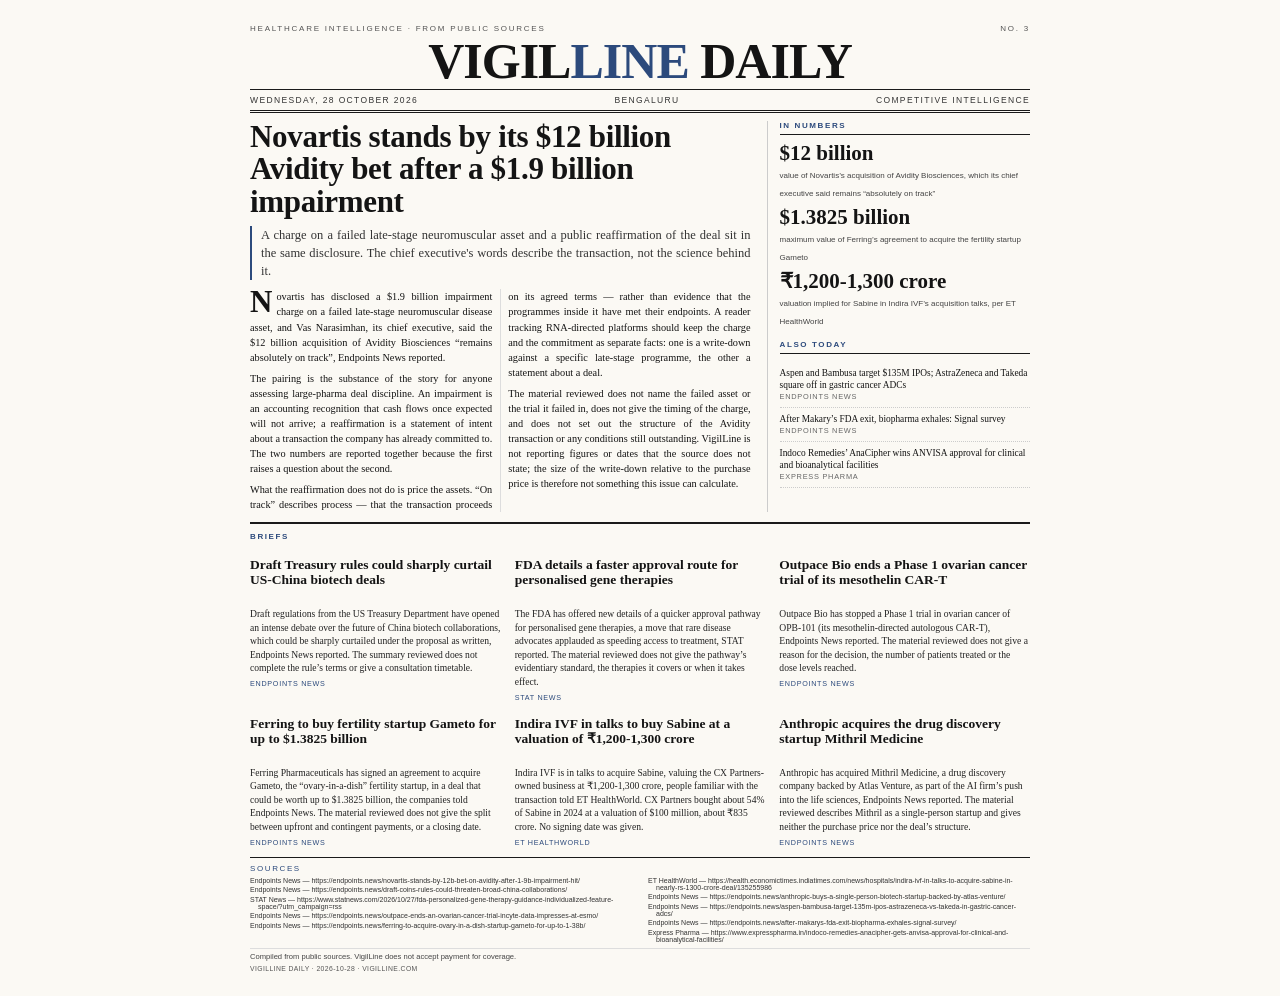
<file: newsletter/2026-10-28.html>
<!DOCTYPE html>
<html lang="en"><head><meta charset="utf-8">
<meta name="viewport" content="width=device-width, initial-scale=1">
<title>VigilLine Daily — Wednesday, 28 October 2026</title>
<style>

@page { size: A4; margin: 12mm 13mm; }
* { margin:0; padding:0; box-sizing:border-box; }
html { -webkit-print-color-adjust: exact; print-color-adjust: exact; }
body { background:#fbf9f4; color:#141414;
        font-family:'VigilSerif', Georgia, 'Times New Roman', serif; }

.masthead { border-bottom:3px double #1a1a1a; padding-bottom:5px; margin-bottom:8px; }
.masthead .kicker { display:flex; justify-content:space-between; font-family:Inter,sans-serif;
        font-size:8px; letter-spacing:.22em; text-transform:uppercase; color:#555; }
.title { font-size:50px; line-height:.95; letter-spacing:-.02em; text-align:center;
          margin:5px 0 3px; font-weight:700; }
.title span { color:#2C4A7C; }
.dateline { display:flex; justify-content:space-between; font-family:Inter,sans-serif;
        font-size:8.5px; letter-spacing:.16em; text-transform:uppercase; color:#333;
        border-top:1px solid #1a1a1a; padding-top:5px; }

.grid { display:grid; grid-template-columns: 1.9fr 1fr; gap:16px; }
.lead h2 { font-size:31px; line-height:1.06; letter-spacing:-.01em; margin-bottom:7px; }
.lead .standfirst { font-size:12.5px; line-height:1.45; color:#333; margin-bottom:9px;
        border-left:2px solid #2C4A7C; padding-left:9px; }
.lead .body { column-count:2; column-gap:16px; column-rule:1px solid #ddd; }
.lead p { font-size:10.3px; line-height:1.46; text-align:justify; margin-bottom:6px; }
.lead p:first-child::first-letter { font-size:31px; float:left; line-height:.85;
        padding-right:4px; font-weight:700; }

.rail { border-left:1px solid #ccc; padding-left:12px; }
.rail h4 { font-family:Inter,sans-serif; font-size:8px; letter-spacing:.2em;
        text-transform:uppercase; color:#2C4A7C; border-bottom:1px solid #1a1a1a;
        padding-bottom:4px; margin-bottom:8px; }
.num { margin-bottom:7px; }
.num b { display:block; font-size:21px; line-height:1; }
.num span { font-family:Inter,sans-serif; font-size:8px; line-height:1.35; color:#444; }
.also { list-style:none; margin-top:4px; }
.also li { font-size:9.4px; line-height:1.35; padding:5px 0; border-bottom:1px dotted #ccc; }
.also em { display:block; font-family:Inter,sans-serif; font-style:normal;
        font-size:7.4px; letter-spacing:.1em; text-transform:uppercase; color:#666; }

.briefs { margin-top:10px; border-top:2px solid #1a1a1a; padding-top:8px;
        display:grid; grid-template-columns:repeat(3,1fr); gap:14px; }
.brief h3 { font-size:13.5px; line-height:1.12; margin-bottom:4px; min-height:46px; }
.brieflabel { grid-column:1/-1; font-family:Inter,sans-serif; font-size:8px;
        letter-spacing:.2em; text-transform:uppercase; color:#2C4A7C; margin-bottom:2px; }
.brief p { font-size:9.6px; line-height:1.42; color:#222; }
.brief .src { display:block; margin-top:4px; font-family:Inter,sans-serif; font-size:7.2px;
        letter-spacing:.1em; text-transform:uppercase; color:#2C4A7C; }

footer { margin-top:10px; border-top:1px solid #1a1a1a; padding-top:6px;
        font-family:Inter,sans-serif; font-size:7.6px; color:#555; }
footer .srchead { font-family:Inter,sans-serif; font-size:8px; letter-spacing:.2em;
        text-transform:uppercase; color:#2C4A7C; margin-bottom:4px; }
footer .sources { columns:2; column-gap:16px; margin:0 0 5px; font-size:7.0px; color:#333; }
footer li { list-style:none; overflow-wrap:anywhere; margin-bottom:2.5px; padding-left:8px;
        text-indent:-8px; }
footer .pledge { border-top:1px solid #ddd; padding-top:3px; color:#444; }
footer .note { margin-top:4px; letter-spacing:.06em; text-transform:uppercase; font-size:6.8px; }
@media screen { body { max-width:820px; margin:0 auto; padding:24px 20px; } }
</style></head>
<body>
  <header class="masthead">
    <div class="kicker"><span>Healthcare intelligence · from public sources</span><span>No. 3</span></div>
    <h1 class="title">VIGIL<span>LINE</span> DAILY</h1>
    <div class="dateline"><span>Wednesday, 28 October 2026</span><span>Bengaluru</span><span>Competitive intelligence</span></div>
  </header>

  <div class="grid">
    <section class="lead">
      <h2>Novartis stands by its $12 billion Avidity bet after a $1.9 billion impairment</h2>
      <p class="standfirst">A charge on a failed late-stage neuromuscular asset and a public reaffirmation of the deal sit in the same disclosure. The chief executive's words describe the transaction, not the science behind it.</p>
      <div class="body"><p>Novartis has disclosed a $1.9 billion impairment charge on a failed late-stage neuromuscular disease asset, and Vas Narasimhan, its chief executive, said the $12 billion acquisition of Avidity Biosciences “remains absolutely on track”, Endpoints News reported.</p><p>The pairing is the substance of the story for anyone assessing large-pharma deal discipline. An impairment is an accounting recognition that cash flows once expected will not arrive; a reaffirmation is a statement of intent about a transaction the company has already committed to. The two numbers are reported together because the first raises a question about the second.</p><p>What the reaffirmation does not do is price the assets. “On track” describes process — that the transaction proceeds on its agreed terms — rather than evidence that the programmes inside it have met their endpoints. A reader tracking RNA-directed platforms should keep the charge and the commitment as separate facts: one is a write-down against a specific late-stage programme, the other a statement about a deal.</p><p>The material reviewed does not name the failed asset or the trial it failed in, does not give the timing of the charge, and does not set out the structure of the Avidity transaction or any conditions still outstanding. VigilLine is not reporting figures or dates that the source does not state; the size of the write-down relative to the purchase price is therefore not something this issue can calculate.</p></div>
    </section>
    <aside class="rail">
      <h4>In numbers</h4>
      <div class="num"><b>$12 billion</b><span>value of Novartis’s acquisition of Avidity Biosciences, which its chief executive said remains “absolutely on track”</span></div><div class="num"><b>$1.3825 billion</b><span>maximum value of Ferring’s agreement to acquire the fertility startup Gameto</span></div><div class="num"><b>₹1,200-1,300 crore</b><span>valuation implied for Sabine in Indira IVF’s acquisition talks, per ET HealthWorld</span></div>
      <h4 style="margin-top:12px">Also today</h4>
      <ul class="also"><li><span>Aspen and Bambusa target $135M IPOs; AstraZeneca and Takeda square off in gastric cancer ADCs</span><em>Endpoints News</em></li><li><span>After Makary’s FDA exit, biopharma exhales: Signal survey</span><em>Endpoints News</em></li><li><span>Indoco Remedies’ AnaCipher wins ANVISA approval for clinical and bioanalytical facilities</span><em>Express Pharma</em></li></ul>
    </aside>
  </div>

  <section class="briefs"><h4 class="brieflabel">Briefs</h4><article class="brief">
              <h3>Draft Treasury rules could sharply curtail US-China biotech deals</h3>
              <p>Draft regulations from the US Treasury Department have opened an intense debate over the future of China biotech collaborations, which could be sharply curtailed under the proposal as written, Endpoints News reported. The summary reviewed does not complete the rule’s terms or give a consultation timetable.</p>
              <span class="src">Endpoints News</span>
            </article><article class="brief">
              <h3>FDA details a faster approval route for personalised gene therapies</h3>
              <p>The FDA has offered new details of a quicker approval pathway for personalised gene therapies, a move that rare disease advocates applauded as speeding access to treatment, STAT reported. The material reviewed does not give the pathway’s evidentiary standard, the therapies it covers or when it takes effect.</p>
              <span class="src">STAT News</span>
            </article><article class="brief">
              <h3>Outpace Bio ends a Phase 1 ovarian cancer trial of its mesothelin CAR-T</h3>
              <p>Outpace Bio has stopped a Phase 1 trial in ovarian cancer of OPB-101 (its mesothelin-directed autologous CAR-T), Endpoints News reported. The material reviewed does not give a reason for the decision, the number of patients treated or the dose levels reached.</p>
              <span class="src">Endpoints News</span>
            </article><article class="brief">
              <h3>Ferring to buy fertility startup Gameto for up to $1.3825 billion</h3>
              <p>Ferring Pharmaceuticals has signed an agreement to acquire Gameto, the “ovary-in-a-dish” fertility startup, in a deal that could be worth up to $1.3825 billion, the companies told Endpoints News. The material reviewed does not give the split between upfront and contingent payments, or a closing date.</p>
              <span class="src">Endpoints News</span>
            </article><article class="brief">
              <h3>Indira IVF in talks to buy Sabine at a valuation of ₹1,200-1,300 crore</h3>
              <p>Indira IVF is in talks to acquire Sabine, valuing the CX Partners-owned business at ₹1,200-1,300 crore, people familiar with the transaction told ET HealthWorld. CX Partners bought about 54% of Sabine in 2024 at a valuation of $100 million, about ₹835 crore. No signing date was given.</p>
              <span class="src">ET HealthWorld</span>
            </article><article class="brief">
              <h3>Anthropic acquires the drug discovery startup Mithril Medicine</h3>
              <p>Anthropic has acquired Mithril Medicine, a drug discovery company backed by Atlas Venture, as part of the AI firm’s push into the life sciences, Endpoints News reported. The material reviewed describes Mithril as a single-person startup and gives neither the purchase price nor the deal’s structure.</p>
              <span class="src">Endpoints News</span>
            </article></section>

  <footer>
    <div class="srchead">Sources</div>
    <ul class="sources"><li>Endpoints News — https://endpoints.news/novartis-stands-by-12b-bet-on-avidity-after-1-9b-impairment-hit/</li><li>Endpoints News — https://endpoints.news/draft-coins-rules-could-threaten-broad-china-collaborations/</li><li>STAT News — https://www.statnews.com/2026/10/27/fda-personalized-gene-therapy-guidance-individualized-feature-space/?utm_campaign=rss</li><li>Endpoints News — https://endpoints.news/outpace-ends-an-ovarian-cancer-trial-incyte-data-impresses-at-esmo/</li><li>Endpoints News — https://endpoints.news/ferring-to-acquire-ovary-in-a-dish-startup-gameto-for-up-to-1-38b/</li><li>ET HealthWorld — https://health.economictimes.indiatimes.com/news/hospitals/indira-ivf-in-talks-to-acquire-sabine-in-nearly-rs-1300-crore-deal/135255986</li><li>Endpoints News — https://endpoints.news/anthropic-buys-a-single-person-biotech-startup-backed-by-atlas-venture/</li><li>Endpoints News — https://endpoints.news/aspen-bambusa-target-135m-ipos-astrazeneca-vs-takeda-in-gastric-cancer-adcs/</li><li>Endpoints News — https://endpoints.news/after-makarys-fda-exit-biopharma-exhales-signal-survey/</li><li>Express Pharma — https://www.expresspharma.in/indoco-remedies-anacipher-gets-anvisa-approval-for-clinical-and-bioanalytical-facilities/</li></ul>
    <div class="pledge">Compiled from public sources. VigilLine does not accept payment for coverage.</div>
    <div class="note">VigilLine Daily · 2026-10-28 · vigilline.com</div>
  </footer>
</body></html>
</file>
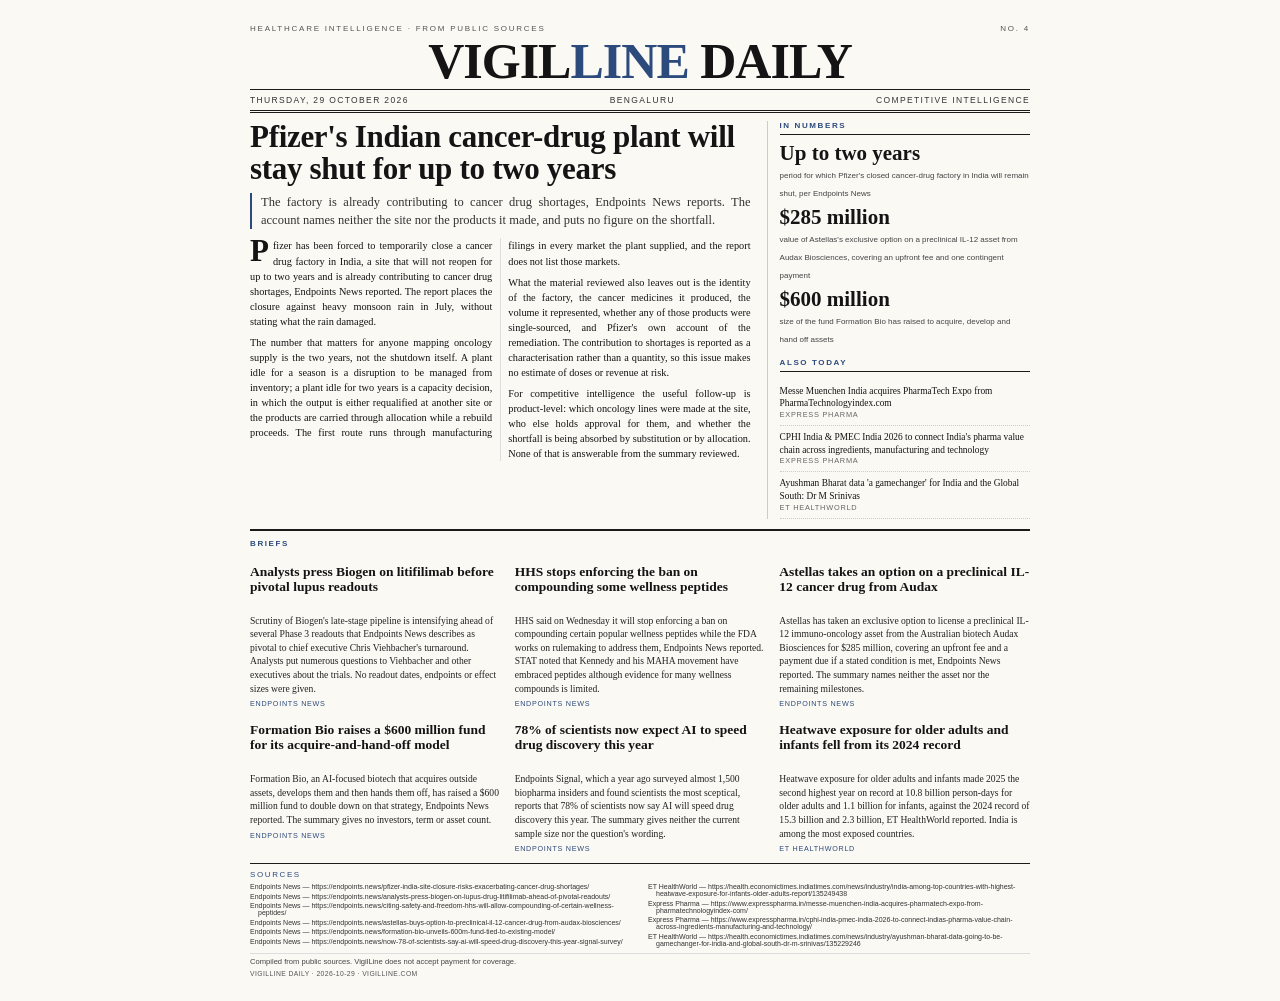
<file: newsletter/2026-10-29.html>
<!DOCTYPE html>
<html lang="en"><head><meta charset="utf-8">
<meta name="viewport" content="width=device-width, initial-scale=1">
<title>VigilLine Daily — Thursday, 29 October 2026</title>
<style>

@page { size: A4; margin: 12mm 13mm; }
* { margin:0; padding:0; box-sizing:border-box; }
html { -webkit-print-color-adjust: exact; print-color-adjust: exact; }
body { background:#fbf9f4; color:#141414;
        font-family:'VigilSerif', Georgia, 'Times New Roman', serif; }

.masthead { border-bottom:3px double #1a1a1a; padding-bottom:5px; margin-bottom:8px; }
.masthead .kicker { display:flex; justify-content:space-between; font-family:Inter,sans-serif;
        font-size:8px; letter-spacing:.22em; text-transform:uppercase; color:#555; }
.title { font-size:50px; line-height:.95; letter-spacing:-.02em; text-align:center;
          margin:5px 0 3px; font-weight:700; }
.title span { color:#2C4A7C; }
.dateline { display:flex; justify-content:space-between; font-family:Inter,sans-serif;
        font-size:8.5px; letter-spacing:.16em; text-transform:uppercase; color:#333;
        border-top:1px solid #1a1a1a; padding-top:5px; }

.grid { display:grid; grid-template-columns: 1.9fr 1fr; gap:16px; }
.lead h2 { font-size:31px; line-height:1.06; letter-spacing:-.01em; margin-bottom:7px; }
.lead .standfirst { font-size:12.5px; line-height:1.45; color:#333; margin-bottom:9px;
        border-left:2px solid #2C4A7C; padding-left:9px; }
.lead .body { column-count:2; column-gap:16px; column-rule:1px solid #ddd; }
.lead p { font-size:10.3px; line-height:1.46; text-align:justify; margin-bottom:6px; }
.lead p:first-child::first-letter { font-size:31px; float:left; line-height:.85;
        padding-right:4px; font-weight:700; }

.rail { border-left:1px solid #ccc; padding-left:12px; }
.rail h4 { font-family:Inter,sans-serif; font-size:8px; letter-spacing:.2em;
        text-transform:uppercase; color:#2C4A7C; border-bottom:1px solid #1a1a1a;
        padding-bottom:4px; margin-bottom:8px; }
.num { margin-bottom:7px; }
.num b { display:block; font-size:21px; line-height:1; }
.num span { font-family:Inter,sans-serif; font-size:8px; line-height:1.35; color:#444; }
.also { list-style:none; margin-top:4px; }
.also li { font-size:9.4px; line-height:1.35; padding:5px 0; border-bottom:1px dotted #ccc; }
.also em { display:block; font-family:Inter,sans-serif; font-style:normal;
        font-size:7.4px; letter-spacing:.1em; text-transform:uppercase; color:#666; }

.briefs { margin-top:10px; border-top:2px solid #1a1a1a; padding-top:8px;
        display:grid; grid-template-columns:repeat(3,1fr); gap:14px; }
.brief h3 { font-size:13.5px; line-height:1.12; margin-bottom:4px; min-height:46px; }
.brieflabel { grid-column:1/-1; font-family:Inter,sans-serif; font-size:8px;
        letter-spacing:.2em; text-transform:uppercase; color:#2C4A7C; margin-bottom:2px; }
.brief p { font-size:9.6px; line-height:1.42; color:#222; }
.brief .src { display:block; margin-top:4px; font-family:Inter,sans-serif; font-size:7.2px;
        letter-spacing:.1em; text-transform:uppercase; color:#2C4A7C; }

footer { margin-top:10px; border-top:1px solid #1a1a1a; padding-top:6px;
        font-family:Inter,sans-serif; font-size:7.6px; color:#555; }
footer .srchead { font-family:Inter,sans-serif; font-size:8px; letter-spacing:.2em;
        text-transform:uppercase; color:#2C4A7C; margin-bottom:4px; }
footer .sources { columns:2; column-gap:16px; margin:0 0 5px; font-size:7.0px; color:#333; }
footer li { list-style:none; overflow-wrap:anywhere; margin-bottom:2.5px; padding-left:8px;
        text-indent:-8px; }
footer .pledge { border-top:1px solid #ddd; padding-top:3px; color:#444; }
footer .note { margin-top:4px; letter-spacing:.06em; text-transform:uppercase; font-size:6.8px; }
@media screen { body { max-width:820px; margin:0 auto; padding:24px 20px; } }
</style></head>
<body>
  <header class="masthead">
    <div class="kicker"><span>Healthcare intelligence · from public sources</span><span>No. 4</span></div>
    <h1 class="title">VIGIL<span>LINE</span> DAILY</h1>
    <div class="dateline"><span>Thursday, 29 October 2026</span><span>Bengaluru</span><span>Competitive intelligence</span></div>
  </header>

  <div class="grid">
    <section class="lead">
      <h2>Pfizer's Indian cancer-drug plant will stay shut for up to two years</h2>
      <p class="standfirst">The factory is already contributing to cancer drug shortages, Endpoints News reports. The account names neither the site nor the products it made, and puts no figure on the shortfall.</p>
      <div class="body"><p>Pfizer has been forced to temporarily close a cancer drug factory in India, a site that will not reopen for up to two years and is already contributing to cancer drug shortages, Endpoints News reported. The report places the closure against heavy monsoon rain in July, without stating what the rain damaged.</p><p>The number that matters for anyone mapping oncology supply is the two years, not the shutdown itself. A plant idle for a season is a disruption to be managed from inventory; a plant idle for two years is a capacity decision, in which the output is either requalified at another site or the products are carried through allocation while a rebuild proceeds. The first route runs through manufacturing filings in every market the plant supplied, and the report does not list those markets.</p><p>What the material reviewed also leaves out is the identity of the factory, the cancer medicines it produced, the volume it represented, whether any of those products were single-sourced, and Pfizer's own account of the remediation. The contribution to shortages is reported as a characterisation rather than a quantity, so this issue makes no estimate of doses or revenue at risk.</p><p>For competitive intelligence the useful follow-up is product-level: which oncology lines were made at the site, who else holds approval for them, and whether the shortfall is being absorbed by substitution or by allocation. None of that is answerable from the summary reviewed.</p></div>
    </section>
    <aside class="rail">
      <h4>In numbers</h4>
      <div class="num"><b>Up to two years</b><span>period for which Pfizer's closed cancer-drug factory in India will remain shut, per Endpoints News</span></div><div class="num"><b>$285 million</b><span>value of Astellas's exclusive option on a preclinical IL-12 asset from Audax Biosciences, covering an upfront fee and one contingent payment</span></div><div class="num"><b>$600 million</b><span>size of the fund Formation Bio has raised to acquire, develop and hand off assets</span></div>
      <h4 style="margin-top:12px">Also today</h4>
      <ul class="also"><li><span>Messe Muenchen India acquires PharmaTech Expo from PharmaTechnologyindex.com</span><em>Express Pharma</em></li><li><span>CPHI India &amp; PMEC India 2026 to connect India's pharma value chain across ingredients, manufacturing and technology</span><em>Express Pharma</em></li><li><span>Ayushman Bharat data 'a gamechanger' for India and the Global South: Dr M Srinivas</span><em>ET HealthWorld</em></li></ul>
    </aside>
  </div>

  <section class="briefs"><h4 class="brieflabel">Briefs</h4><article class="brief">
              <h3>Analysts press Biogen on litifilimab before pivotal lupus readouts</h3>
              <p>Scrutiny of Biogen's late-stage pipeline is intensifying ahead of several Phase 3 readouts that Endpoints News describes as pivotal to chief executive Chris Viehbacher's turnaround. Analysts put numerous questions to Viehbacher and other executives about the trials. No readout dates, endpoints or effect sizes were given.</p>
              <span class="src">Endpoints News</span>
            </article><article class="brief">
              <h3>HHS stops enforcing the ban on compounding some wellness peptides</h3>
              <p>HHS said on Wednesday it will stop enforcing a ban on compounding certain popular wellness peptides while the FDA works on rulemaking to address them, Endpoints News reported. STAT noted that Kennedy and his MAHA movement have embraced peptides although evidence for many wellness compounds is limited.</p>
              <span class="src">Endpoints News</span>
            </article><article class="brief">
              <h3>Astellas takes an option on a preclinical IL-12 cancer drug from Audax</h3>
              <p>Astellas has taken an exclusive option to license a preclinical IL-12 immuno-oncology asset from the Australian biotech Audax Biosciences for $285 million, covering an upfront fee and a payment due if a stated condition is met, Endpoints News reported. The summary names neither the asset nor the remaining milestones.</p>
              <span class="src">Endpoints News</span>
            </article><article class="brief">
              <h3>Formation Bio raises a $600 million fund for its acquire-and-hand-off model</h3>
              <p>Formation Bio, an AI-focused biotech that acquires outside assets, develops them and then hands them off, has raised a $600 million fund to double down on that strategy, Endpoints News reported. The summary gives no investors, term or asset count.</p>
              <span class="src">Endpoints News</span>
            </article><article class="brief">
              <h3>78% of scientists now expect AI to speed drug discovery this year</h3>
              <p>Endpoints Signal, which a year ago surveyed almost 1,500 biopharma insiders and found scientists the most sceptical, reports that 78% of scientists now say AI will speed drug discovery this year. The summary gives neither the current sample size nor the question's wording.</p>
              <span class="src">Endpoints News</span>
            </article><article class="brief">
              <h3>Heatwave exposure for older adults and infants fell from its 2024 record</h3>
              <p>Heatwave exposure for older adults and infants made 2025 the second highest year on record at 10.8 billion person-days for older adults and 1.1 billion for infants, against the 2024 record of 15.3 billion and 2.3 billion, ET HealthWorld reported. India is among the most exposed countries.</p>
              <span class="src">ET HealthWorld</span>
            </article></section>

  <footer>
    <div class="srchead">Sources</div>
    <ul class="sources"><li>Endpoints News — https://endpoints.news/pfizer-india-site-closure-risks-exacerbating-cancer-drug-shortages/</li><li>Endpoints News — https://endpoints.news/analysts-press-biogen-on-lupus-drug-litifilimab-ahead-of-pivotal-readouts/</li><li>Endpoints News — https://endpoints.news/citing-safety-and-freedom-hhs-will-allow-compounding-of-certain-wellness-peptides/</li><li>Endpoints News — https://endpoints.news/astellas-buys-option-to-preclinical-il-12-cancer-drug-from-audax-biosciences/</li><li>Endpoints News — https://endpoints.news/formation-bio-unveils-600m-fund-tied-to-existing-model/</li><li>Endpoints News — https://endpoints.news/now-78-of-scientists-say-ai-will-speed-drug-discovery-this-year-signal-survey/</li><li>ET HealthWorld — https://health.economictimes.indiatimes.com/news/industry/india-among-top-countries-with-highest-heatwave-exposure-for-infants-older-adults-report/135249438</li><li>Express Pharma — https://www.expresspharma.in/messe-muenchen-india-acquires-pharmatech-expo-from-pharmatechnologyindex-com/</li><li>Express Pharma — https://www.expresspharma.in/cphi-india-pmec-india-2026-to-connect-indias-pharma-value-chain-across-ingredients-manufacturing-and-technology/</li><li>ET HealthWorld — https://health.economictimes.indiatimes.com/news/industry/ayushman-bharat-data-going-to-be-gamechanger-for-india-and-global-south-dr-m-srinivas/135229246</li></ul>
    <div class="pledge">Compiled from public sources. VigilLine does not accept payment for coverage.</div>
    <div class="note">VigilLine Daily · 2026-10-29 · vigilline.com</div>
  </footer>
</body></html>
</file>
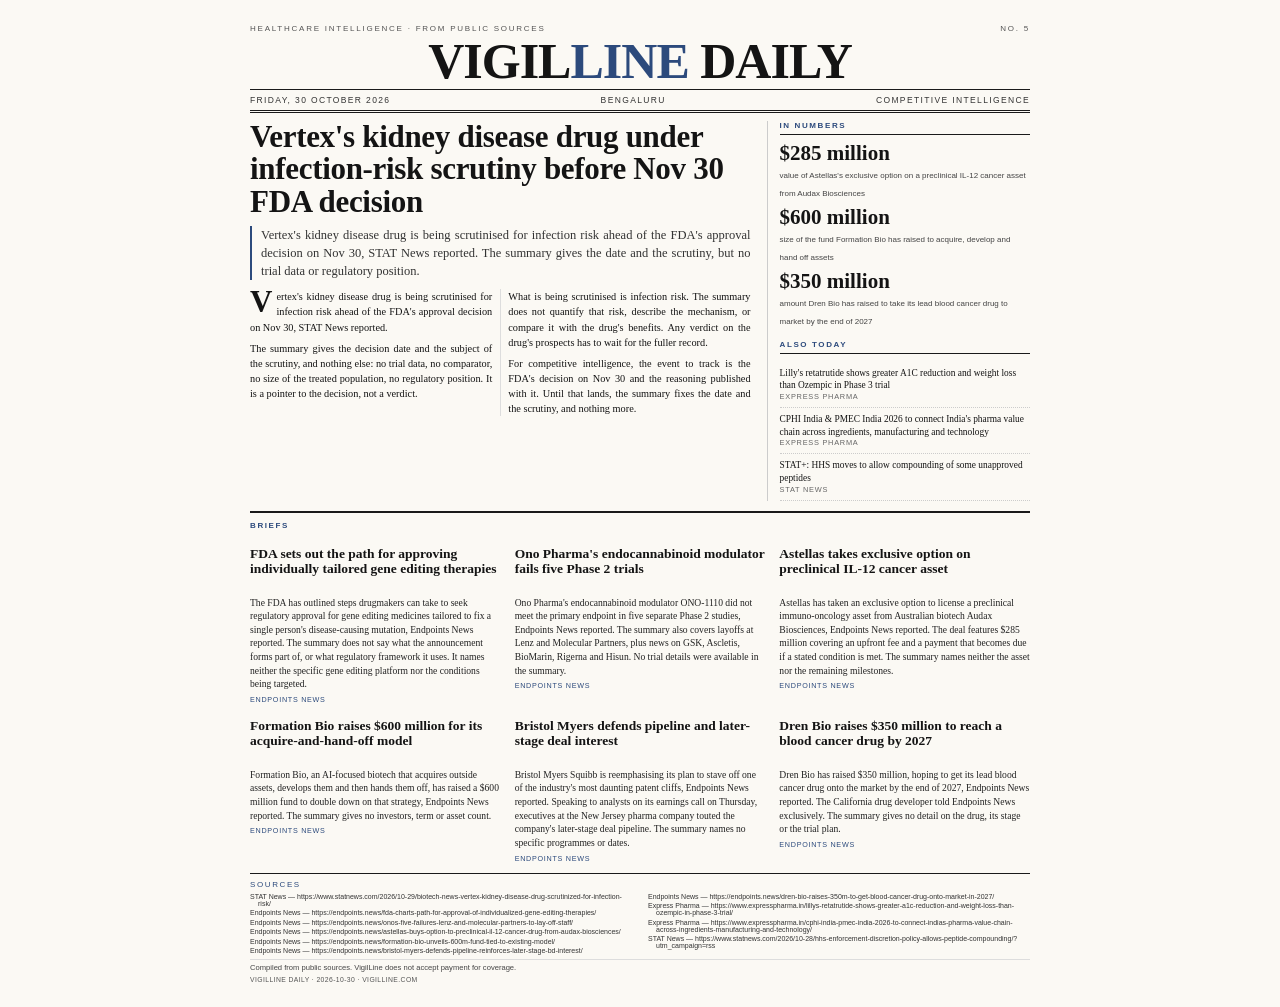
<file: newsletter/2026-10-30.html>
<!DOCTYPE html>
<html lang="en"><head><meta charset="utf-8">
<meta name="viewport" content="width=device-width, initial-scale=1">
<title>VigilLine Daily — Friday, 30 October 2026</title>
<style>

@page { size: A4; margin: 12mm 13mm; }
* { margin:0; padding:0; box-sizing:border-box; }
html { -webkit-print-color-adjust: exact; print-color-adjust: exact; }
body { background:#fbf9f4; color:#141414;
        font-family:'VigilSerif', Georgia, 'Times New Roman', serif; }

.masthead { border-bottom:3px double #1a1a1a; padding-bottom:5px; margin-bottom:8px; }
.masthead .kicker { display:flex; justify-content:space-between; font-family:Inter,sans-serif;
        font-size:8px; letter-spacing:.22em; text-transform:uppercase; color:#555; }
.title { font-size:50px; line-height:.95; letter-spacing:-.02em; text-align:center;
          margin:5px 0 3px; font-weight:700; }
.title span { color:#2C4A7C; }
.dateline { display:flex; justify-content:space-between; font-family:Inter,sans-serif;
        font-size:8.5px; letter-spacing:.16em; text-transform:uppercase; color:#333;
        border-top:1px solid #1a1a1a; padding-top:5px; }

.grid { display:grid; grid-template-columns: 1.9fr 1fr; gap:16px; }
.lead h2 { font-size:31px; line-height:1.06; letter-spacing:-.01em; margin-bottom:7px; }
.lead .standfirst { font-size:12.5px; line-height:1.45; color:#333; margin-bottom:9px;
        border-left:2px solid #2C4A7C; padding-left:9px; }
.lead .body { column-count:2; column-gap:16px; column-rule:1px solid #ddd; }
.lead p { font-size:10.3px; line-height:1.46; text-align:justify; margin-bottom:6px; }
.lead p:first-child::first-letter { font-size:31px; float:left; line-height:.85;
        padding-right:4px; font-weight:700; }

.rail { border-left:1px solid #ccc; padding-left:12px; }
.rail h4 { font-family:Inter,sans-serif; font-size:8px; letter-spacing:.2em;
        text-transform:uppercase; color:#2C4A7C; border-bottom:1px solid #1a1a1a;
        padding-bottom:4px; margin-bottom:8px; }
.num { margin-bottom:7px; }
.num b { display:block; font-size:21px; line-height:1; }
.num span { font-family:Inter,sans-serif; font-size:8px; line-height:1.35; color:#444; }
.also { list-style:none; margin-top:4px; }
.also li { font-size:9.4px; line-height:1.35; padding:5px 0; border-bottom:1px dotted #ccc; }
.also em { display:block; font-family:Inter,sans-serif; font-style:normal;
        font-size:7.4px; letter-spacing:.1em; text-transform:uppercase; color:#666; }

.briefs { margin-top:10px; border-top:2px solid #1a1a1a; padding-top:8px;
        display:grid; grid-template-columns:repeat(3,1fr); gap:14px; }
.brief h3 { font-size:13.5px; line-height:1.12; margin-bottom:4px; min-height:46px; }
.brieflabel { grid-column:1/-1; font-family:Inter,sans-serif; font-size:8px;
        letter-spacing:.2em; text-transform:uppercase; color:#2C4A7C; margin-bottom:2px; }
.brief p { font-size:9.6px; line-height:1.42; color:#222; }
.brief .src { display:block; margin-top:4px; font-family:Inter,sans-serif; font-size:7.2px;
        letter-spacing:.1em; text-transform:uppercase; color:#2C4A7C; }

footer { margin-top:10px; border-top:1px solid #1a1a1a; padding-top:6px;
        font-family:Inter,sans-serif; font-size:7.6px; color:#555; }
footer .srchead { font-family:Inter,sans-serif; font-size:8px; letter-spacing:.2em;
        text-transform:uppercase; color:#2C4A7C; margin-bottom:4px; }
footer .sources { columns:2; column-gap:16px; margin:0 0 5px; font-size:7.0px; color:#333; }
footer li { list-style:none; overflow-wrap:anywhere; margin-bottom:2.5px; padding-left:8px;
        text-indent:-8px; }
footer .pledge { border-top:1px solid #ddd; padding-top:3px; color:#444; }
footer .note { margin-top:4px; letter-spacing:.06em; text-transform:uppercase; font-size:6.8px; }
@media screen { body { max-width:820px; margin:0 auto; padding:24px 20px; } }
</style></head>
<body>
  <header class="masthead">
    <div class="kicker"><span>Healthcare intelligence · from public sources</span><span>No. 5</span></div>
    <h1 class="title">VIGIL<span>LINE</span> DAILY</h1>
    <div class="dateline"><span>Friday, 30 October 2026</span><span>Bengaluru</span><span>Competitive intelligence</span></div>
  </header>

  <div class="grid">
    <section class="lead">
      <h2>Vertex's kidney disease drug under infection-risk scrutiny before Nov 30 FDA decision</h2>
      <p class="standfirst">Vertex's kidney disease drug is being scrutinised for infection risk ahead of the FDA's approval decision on Nov 30, STAT News reported. The summary gives the date and the scrutiny, but no trial data or regulatory position.</p>
      <div class="body"><p>Vertex's kidney disease drug is being scrutinised for infection risk ahead of the FDA's approval decision on Nov 30, STAT News reported.</p><p>The summary gives the decision date and the subject of the scrutiny, and nothing else: no trial data, no comparator, no size of the treated population, no regulatory position. It is a pointer to the decision, not a verdict.</p><p>What is being scrutinised is infection risk. The summary does not quantify that risk, describe the mechanism, or compare it with the drug's benefits. Any verdict on the drug's prospects has to wait for the fuller record.</p><p>For competitive intelligence, the event to track is the FDA's decision on Nov 30 and the reasoning published with it. Until that lands, the summary fixes the date and the scrutiny, and nothing more.</p></div>
    </section>
    <aside class="rail">
      <h4>In numbers</h4>
      <div class="num"><b>$285 million</b><span>value of Astellas's exclusive option on a preclinical IL-12 cancer asset from Audax Biosciences</span></div><div class="num"><b>$600 million</b><span>size of the fund Formation Bio has raised to acquire, develop and hand off assets</span></div><div class="num"><b>$350 million</b><span>amount Dren Bio has raised to take its lead blood cancer drug to market by the end of 2027</span></div>
      <h4 style="margin-top:12px">Also today</h4>
      <ul class="also"><li><span>Lilly's retatrutide shows greater A1C reduction and weight loss than Ozempic in Phase 3 trial</span><em>Express Pharma</em></li><li><span>CPHI India &amp; PMEC India 2026 to connect India's pharma value chain across ingredients, manufacturing and technology</span><em>Express Pharma</em></li><li><span>STAT+: HHS moves to allow compounding of some unapproved peptides</span><em>STAT News</em></li></ul>
    </aside>
  </div>

  <section class="briefs"><h4 class="brieflabel">Briefs</h4><article class="brief">
              <h3>FDA sets out the path for approving individually tailored gene editing therapies</h3>
              <p>The FDA has outlined steps drugmakers can take to seek regulatory approval for gene editing medicines tailored to fix a single person's disease-causing mutation, Endpoints News reported. The summary does not say what the announcement forms part of, or what regulatory framework it uses. It names neither the specific gene editing platform nor the conditions being targeted.</p>
              <span class="src">Endpoints News</span>
            </article><article class="brief">
              <h3>Ono Pharma's endocannabinoid modulator fails five Phase 2 trials</h3>
              <p>Ono Pharma's endocannabinoid modulator ONO-1110 did not meet the primary endpoint in five separate Phase 2 studies, Endpoints News reported. The summary also covers layoffs at Lenz and Molecular Partners, plus news on GSK, Ascletis, BioMarin, Rigerna and Hisun. No trial details were available in the summary.</p>
              <span class="src">Endpoints News</span>
            </article><article class="brief">
              <h3>Astellas takes exclusive option on preclinical IL-12 cancer asset</h3>
              <p>Astellas has taken an exclusive option to license a preclinical immuno-oncology asset from Australian biotech Audax Biosciences, Endpoints News reported. The deal features $285 million covering an upfront fee and a payment that becomes due if a stated condition is met. The summary names neither the asset nor the remaining milestones.</p>
              <span class="src">Endpoints News</span>
            </article><article class="brief">
              <h3>Formation Bio raises $600 million for its acquire-and-hand-off model</h3>
              <p>Formation Bio, an AI-focused biotech that acquires outside assets, develops them and then hands them off, has raised a $600 million fund to double down on that strategy, Endpoints News reported. The summary gives no investors, term or asset count.</p>
              <span class="src">Endpoints News</span>
            </article><article class="brief">
              <h3>Bristol Myers defends pipeline and later-stage deal interest</h3>
              <p>Bristol Myers Squibb is reemphasising its plan to stave off one of the industry's most daunting patent cliffs, Endpoints News reported. Speaking to analysts on its earnings call on Thursday, executives at the New Jersey pharma company touted the company's later-stage deal pipeline. The summary names no specific programmes or dates.</p>
              <span class="src">Endpoints News</span>
            </article><article class="brief">
              <h3>Dren Bio raises $350 million to reach a blood cancer drug by 2027</h3>
              <p>Dren Bio has raised $350 million, hoping to get its lead blood cancer drug onto the market by the end of 2027, Endpoints News reported. The California drug developer told Endpoints News exclusively. The summary gives no detail on the drug, its stage or the trial plan.</p>
              <span class="src">Endpoints News</span>
            </article></section>

  <footer>
    <div class="srchead">Sources</div>
    <ul class="sources"><li>STAT News — https://www.statnews.com/2026/10-29/biotech-news-vertex-kidney-disease-drug-scrutinized-for-infection-risk/</li><li>Endpoints News — https://endpoints.news/fda-charts-path-for-approval-of-individualized-gene-editing-therapies/</li><li>Endpoints News — https://endpoints.news/onos-five-failures-lenz-and-molecular-partners-to-lay-off-staff/</li><li>Endpoints News — https://endpoints.news/astellas-buys-option-to-preclinical-il-12-cancer-drug-from-audax-biosciences/</li><li>Endpoints News — https://endpoints.news/formation-bio-unveils-600m-fund-tied-to-existing-model/</li><li>Endpoints News — https://endpoints.news/bristol-myers-defends-pipeline-reinforces-later-stage-bd-interest/</li><li>Endpoints News — https://endpoints.news/dren-bio-raises-350m-to-get-blood-cancer-drug-onto-market-in-2027/</li><li>Express Pharma — https://www.expresspharma.in/lillys-retatrutide-shows-greater-a1c-reduction-and-weight-loss-than-ozempic-in-phase-3-trial/</li><li>Express Pharma — https://www.expresspharma.in/cphi-india-pmec-india-2026-to-connect-indias-pharma-value-chain-across-ingredients-manufacturing-and-technology/</li><li>STAT News — https://www.statnews.com/2026/10-28/hhs-enforcement-discretion-policy-allows-peptide-compounding/?utm_campaign=rss</li></ul>
    <div class="pledge">Compiled from public sources. VigilLine does not accept payment for coverage.</div>
    <div class="note">VigilLine Daily · 2026-10-30 · vigilline.com</div>
  </footer>
</body></html>
</file>
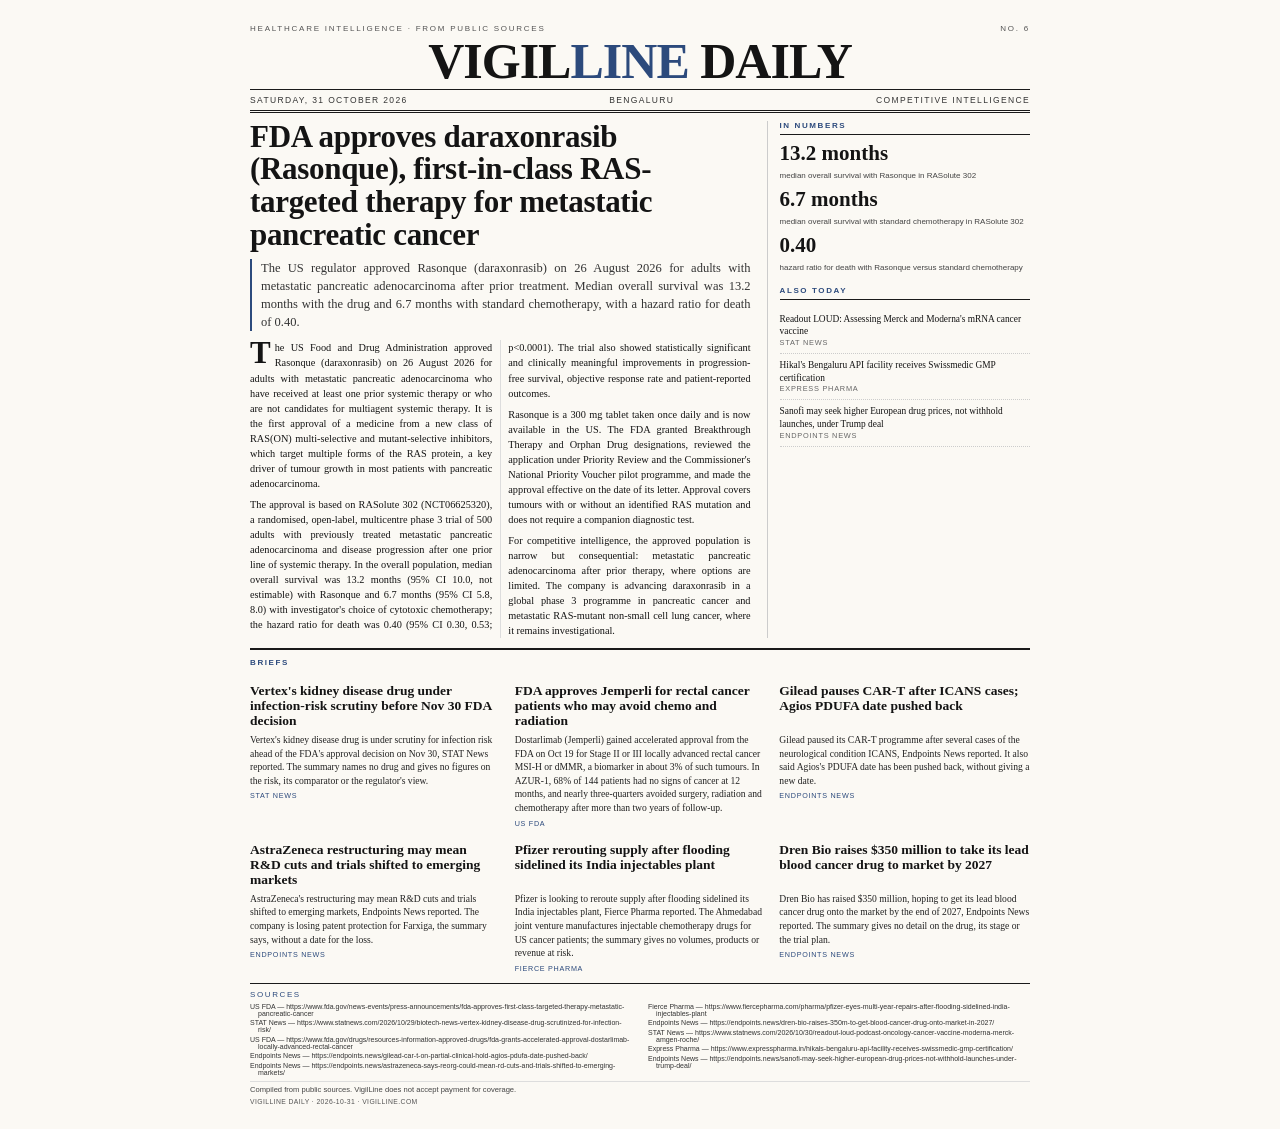
<file: newsletter/2026-10-31.html>
<!DOCTYPE html>
<html lang="en"><head><meta charset="utf-8">
<meta name="viewport" content="width=device-width, initial-scale=1">
<title>VigilLine Daily — Saturday, 31 October 2026</title>
<style>

@page { size: A4; margin: 12mm 13mm; }
* { margin:0; padding:0; box-sizing:border-box; }
html { -webkit-print-color-adjust: exact; print-color-adjust: exact; }
body { background:#fbf9f4; color:#141414;
        font-family:'VigilSerif', Georgia, 'Times New Roman', serif; }

.masthead { border-bottom:3px double #1a1a1a; padding-bottom:5px; margin-bottom:8px; }
.masthead .kicker { display:flex; justify-content:space-between; font-family:Inter,sans-serif;
        font-size:8px; letter-spacing:.22em; text-transform:uppercase; color:#555; }
.title { font-size:50px; line-height:.95; letter-spacing:-.02em; text-align:center;
          margin:5px 0 3px; font-weight:700; }
.title span { color:#2C4A7C; }
.dateline { display:flex; justify-content:space-between; font-family:Inter,sans-serif;
        font-size:8.5px; letter-spacing:.16em; text-transform:uppercase; color:#333;
        border-top:1px solid #1a1a1a; padding-top:5px; }

.grid { display:grid; grid-template-columns: 1.9fr 1fr; gap:16px; }
.lead h2 { font-size:31px; line-height:1.06; letter-spacing:-.01em; margin-bottom:7px; }
.lead .standfirst { font-size:12.5px; line-height:1.45; color:#333; margin-bottom:9px;
        border-left:2px solid #2C4A7C; padding-left:9px; }
.lead .body { column-count:2; column-gap:16px; column-rule:1px solid #ddd; }
.lead p { font-size:10.3px; line-height:1.46; text-align:justify; margin-bottom:6px; }
.lead p:first-child::first-letter { font-size:31px; float:left; line-height:.85;
        padding-right:4px; font-weight:700; }

.rail { border-left:1px solid #ccc; padding-left:12px; }
.rail h4 { font-family:Inter,sans-serif; font-size:8px; letter-spacing:.2em;
        text-transform:uppercase; color:#2C4A7C; border-bottom:1px solid #1a1a1a;
        padding-bottom:4px; margin-bottom:8px; }
.num { margin-bottom:7px; }
.num b { display:block; font-size:21px; line-height:1; }
.num span { font-family:Inter,sans-serif; font-size:8px; line-height:1.35; color:#444; }
.also { list-style:none; margin-top:4px; }
.also li { font-size:9.4px; line-height:1.35; padding:5px 0; border-bottom:1px dotted #ccc; }
.also em { display:block; font-family:Inter,sans-serif; font-style:normal;
        font-size:7.4px; letter-spacing:.1em; text-transform:uppercase; color:#666; }

.briefs { margin-top:10px; border-top:2px solid #1a1a1a; padding-top:8px;
        display:grid; grid-template-columns:repeat(3,1fr); gap:14px; }
.brief h3 { font-size:13.5px; line-height:1.12; margin-bottom:4px; min-height:46px; }
.brieflabel { grid-column:1/-1; font-family:Inter,sans-serif; font-size:8px;
        letter-spacing:.2em; text-transform:uppercase; color:#2C4A7C; margin-bottom:2px; }
.brief p { font-size:9.6px; line-height:1.42; color:#222; }
.brief .src { display:block; margin-top:4px; font-family:Inter,sans-serif; font-size:7.2px;
        letter-spacing:.1em; text-transform:uppercase; color:#2C4A7C; }

footer { margin-top:10px; border-top:1px solid #1a1a1a; padding-top:6px;
        font-family:Inter,sans-serif; font-size:7.6px; color:#555; }
footer .srchead { font-family:Inter,sans-serif; font-size:8px; letter-spacing:.2em;
        text-transform:uppercase; color:#2C4A7C; margin-bottom:4px; }
footer .sources { columns:2; column-gap:16px; margin:0 0 5px; font-size:7.0px; color:#333; }
footer li { list-style:none; overflow-wrap:anywhere; margin-bottom:2.5px; padding-left:8px;
        text-indent:-8px; }
footer .pledge { border-top:1px solid #ddd; padding-top:3px; color:#444; }
footer .note { margin-top:4px; letter-spacing:.06em; text-transform:uppercase; font-size:6.8px; }
@media screen { body { max-width:820px; margin:0 auto; padding:24px 20px; } }
</style></head>
<body>
  <header class="masthead">
    <div class="kicker"><span>Healthcare intelligence · from public sources</span><span>No. 6</span></div>
    <h1 class="title">VIGIL<span>LINE</span> DAILY</h1>
    <div class="dateline"><span>Saturday, 31 October 2026</span><span>Bengaluru</span><span>Competitive intelligence</span></div>
  </header>

  <div class="grid">
    <section class="lead">
      <h2>FDA approves daraxonrasib (Rasonque), first-in-class RAS-targeted therapy for metastatic pancreatic cancer</h2>
      <p class="standfirst">The US regulator approved Rasonque (daraxonrasib) on 26 August 2026 for adults with metastatic pancreatic adenocarcinoma after prior treatment. Median overall survival was 13.2 months with the drug and 6.7 months with standard chemotherapy, with a hazard ratio for death of 0.40.</p>
      <div class="body"><p>The US Food and Drug Administration approved Rasonque (daraxonrasib) on 26 August 2026 for adults with metastatic pancreatic adenocarcinoma who have received at least one prior systemic therapy or who are not candidates for multiagent systemic therapy. It is the first approval of a medicine from a new class of RAS(ON) multi-selective and mutant-selective inhibitors, which target multiple forms of the RAS protein, a key driver of tumour growth in most patients with pancreatic adenocarcinoma.</p><p>The approval is based on RASolute 302 (NCT06625320), a randomised, open-label, multicentre phase 3 trial of 500 adults with previously treated metastatic pancreatic adenocarcinoma and disease progression after one prior line of systemic therapy. In the overall population, median overall survival was 13.2 months (95% CI 10.0, not estimable) with Rasonque and 6.7 months (95% CI 5.8, 8.0) with investigator's choice of cytotoxic chemotherapy; the hazard ratio for death was 0.40 (95% CI 0.30, 0.53; p&lt;0.0001). The trial also showed statistically significant and clinically meaningful improvements in progression-free survival, objective response rate and patient-reported outcomes.</p><p>Rasonque is a 300 mg tablet taken once daily and is now available in the US. The FDA granted Breakthrough Therapy and Orphan Drug designations, reviewed the application under Priority Review and the Commissioner's National Priority Voucher pilot programme, and made the approval effective on the date of its letter. Approval covers tumours with or without an identified RAS mutation and does not require a companion diagnostic test.</p><p>For competitive intelligence, the approved population is narrow but consequential: metastatic pancreatic adenocarcinoma after prior therapy, where options are limited. The company is advancing daraxonrasib in a global phase 3 programme in pancreatic cancer and metastatic RAS-mutant non-small cell lung cancer, where it remains investigational.</p></div>
    </section>
    <aside class="rail">
      <h4>In numbers</h4>
      <div class="num"><b>13.2 months</b><span>median overall survival with Rasonque in RASolute 302</span></div><div class="num"><b>6.7 months</b><span>median overall survival with standard chemotherapy in RASolute 302</span></div><div class="num"><b>0.40</b><span>hazard ratio for death with Rasonque versus standard chemotherapy</span></div>
      <h4 style="margin-top:12px">Also today</h4>
      <ul class="also"><li><span>Readout LOUD: Assessing Merck and Moderna's mRNA cancer vaccine</span><em>STAT News</em></li><li><span>Hikal's Bengaluru API facility receives Swissmedic GMP certification</span><em>Express Pharma</em></li><li><span>Sanofi may seek higher European drug prices, not withhold launches, under Trump deal</span><em>Endpoints News</em></li></ul>
    </aside>
  </div>

  <section class="briefs"><h4 class="brieflabel">Briefs</h4><article class="brief">
              <h3>Vertex's kidney disease drug under infection-risk scrutiny before Nov 30 FDA decision</h3>
              <p>Vertex's kidney disease drug is under scrutiny for infection risk ahead of the FDA's approval decision on Nov 30, STAT News reported. The summary names no drug and gives no figures on the risk, its comparator or the regulator's view.</p>
              <span class="src">STAT News</span>
            </article><article class="brief">
              <h3>FDA approves Jemperli for rectal cancer patients who may avoid chemo and radiation</h3>
              <p>Dostarlimab (Jemperli) gained accelerated approval from the FDA on Oct 19 for Stage II or III locally advanced rectal cancer MSI-H or dMMR, a biomarker in about 3% of such tumours. In AZUR-1, 68% of 144 patients had no signs of cancer at 12 months, and nearly three-quarters avoided surgery, radiation and chemotherapy after more than two years of follow-up.</p>
              <span class="src">US FDA</span>
            </article><article class="brief">
              <h3>Gilead pauses CAR-T after ICANS cases; Agios PDUFA date pushed back</h3>
              <p>Gilead paused its CAR-T programme after several cases of the neurological condition ICANS, Endpoints News reported. It also said Agios's PDUFA date has been pushed back, without giving a new date.</p>
              <span class="src">Endpoints News</span>
            </article><article class="brief">
              <h3>AstraZeneca restructuring may mean R&amp;D cuts and trials shifted to emerging markets</h3>
              <p>AstraZeneca's restructuring may mean R&amp;D cuts and trials shifted to emerging markets, Endpoints News reported. The company is losing patent protection for Farxiga, the summary says, without a date for the loss.</p>
              <span class="src">Endpoints News</span>
            </article><article class="brief">
              <h3>Pfizer rerouting supply after flooding sidelined its India injectables plant</h3>
              <p>Pfizer is looking to reroute supply after flooding sidelined its India injectables plant, Fierce Pharma reported. The Ahmedabad joint venture manufactures injectable chemotherapy drugs for US cancer patients; the summary gives no volumes, products or revenue at risk.</p>
              <span class="src">Fierce Pharma</span>
            </article><article class="brief">
              <h3>Dren Bio raises $350 million to take its lead blood cancer drug to market by 2027</h3>
              <p>Dren Bio has raised $350 million, hoping to get its lead blood cancer drug onto the market by the end of 2027, Endpoints News reported. The summary gives no detail on the drug, its stage or the trial plan.</p>
              <span class="src">Endpoints News</span>
            </article></section>

  <footer>
    <div class="srchead">Sources</div>
    <ul class="sources"><li>US FDA — https://www.fda.gov/news-events/press-announcements/fda-approves-first-class-targeted-therapy-metastatic-pancreatic-cancer</li><li>STAT News — https://www.statnews.com/2026/10/29/biotech-news-vertex-kidney-disease-drug-scrutinized-for-infection-risk/</li><li>US FDA — https://www.fda.gov/drugs/resources-information-approved-drugs/fda-grants-accelerated-approval-dostarlimab-locally-advanced-rectal-cancer</li><li>Endpoints News — https://endpoints.news/gilead-car-t-on-partial-clinical-hold-agios-pdufa-date-pushed-back/</li><li>Endpoints News — https://endpoints.news/astrazeneca-says-reorg-could-mean-rd-cuts-and-trials-shifted-to-emerging-markets/</li><li>Fierce Pharma — https://www.fiercepharma.com/pharma/pfizer-eyes-multi-year-repairs-after-flooding-sidelined-india-injectables-plant</li><li>Endpoints News — https://endpoints.news/dren-bio-raises-350m-to-get-blood-cancer-drug-onto-market-in-2027/</li><li>STAT News — https://www.statnews.com/2026/10/30/readout-loud-podcast-oncology-cancer-vaccine-moderna-merck-amgen-roche/</li><li>Express Pharma — https://www.expresspharma.in/hikals-bengaluru-api-facility-receives-swissmedic-gmp-certification/</li><li>Endpoints News — https://endpoints.news/sanofi-may-seek-higher-european-drug-prices-not-withhold-launches-under-trump-deal/</li></ul>
    <div class="pledge">Compiled from public sources. VigilLine does not accept payment for coverage.</div>
    <div class="note">VigilLine Daily · 2026-10-31 · vigilline.com</div>
  </footer>
</body></html>
</file>
<file: assets/fonts/fonts.css>
@font-face{font-family:'Instrument Serif';font-style:italic;font-weight:400;font-display:swap;src:url('instrument-serif-400-italic-latin-ext.woff2') format('woff2');unicode-range:U+0100-02BA, U+02BD-02C5, U+02C7-02CC, U+02CE-02D7, U+02DD-02FF, U+0304, U+0308, U+0329, U+1D00-1DBF, U+1E00-1E9F, U+1EF2-1EFF, U+2020, U+20A0-20AB, U+20AD-20C0, U+2113, U+2C60-2C7F, U+A720-A7FF;}
@font-face{font-family:'Instrument Serif';font-style:italic;font-weight:400;font-display:swap;src:url('instrument-serif-400-italic-latin.woff2') format('woff2');unicode-range:U+0000-00FF, U+0131, U+0152-0153, U+02BB-02BC, U+02C6, U+02DA, U+02DC, U+0304, U+0308, U+0329, U+2000-206F, U+20AC, U+2122, U+2191, U+2193, U+2212, U+2215, U+FEFF, U+FFFD;}
@font-face{font-family:'Instrument Serif';font-style:normal;font-weight:400;font-display:swap;src:url('instrument-serif-400-normal-latin-ext.woff2') format('woff2');unicode-range:U+0100-02BA, U+02BD-02C5, U+02C7-02CC, U+02CE-02D7, U+02DD-02FF, U+0304, U+0308, U+0329, U+1D00-1DBF, U+1E00-1E9F, U+1EF2-1EFF, U+2020, U+20A0-20AB, U+20AD-20C0, U+2113, U+2C60-2C7F, U+A720-A7FF;}
@font-face{font-family:'Instrument Serif';font-style:normal;font-weight:400;font-display:swap;src:url('instrument-serif-400-normal-latin.woff2') format('woff2');unicode-range:U+0000-00FF, U+0131, U+0152-0153, U+02BB-02BC, U+02C6, U+02DA, U+02DC, U+0304, U+0308, U+0329, U+2000-206F, U+20AC, U+2122, U+2191, U+2193, U+2212, U+2215, U+FEFF, U+FFFD;}
@font-face{font-family:'Inter';font-style:normal;font-weight:400;font-display:swap;src:url('inter-400-normal-latin-ext.woff2') format('woff2');unicode-range:U+0100-02BA, U+02BD-02C5, U+02C7-02CC, U+02CE-02D7, U+02DD-02FF, U+0304, U+0308, U+0329, U+1D00-1DBF, U+1E00-1E9F, U+1EF2-1EFF, U+2020, U+20A0-20AB, U+20AD-20C0, U+2113, U+2C60-2C7F, U+A720-A7FF;}
@font-face{font-family:'Inter';font-style:normal;font-weight:400;font-display:swap;src:url('inter-400-normal-latin.woff2') format('woff2');unicode-range:U+0000-00FF, U+0131, U+0152-0153, U+02BB-02BC, U+02C6, U+02DA, U+02DC, U+0304, U+0308, U+0329, U+2000-206F, U+20AC, U+2122, U+2191, U+2193, U+2212, U+2215, U+FEFF, U+FFFD;}
@font-face{font-family:'Inter';font-style:normal;font-weight:500;font-display:swap;src:url('inter-500-normal-latin-ext.woff2') format('woff2');unicode-range:U+0100-02BA, U+02BD-02C5, U+02C7-02CC, U+02CE-02D7, U+02DD-02FF, U+0304, U+0308, U+0329, U+1D00-1DBF, U+1E00-1E9F, U+1EF2-1EFF, U+2020, U+20A0-20AB, U+20AD-20C0, U+2113, U+2C60-2C7F, U+A720-A7FF;}
@font-face{font-family:'Inter';font-style:normal;font-weight:500;font-display:swap;src:url('inter-500-normal-latin.woff2') format('woff2');unicode-range:U+0000-00FF, U+0131, U+0152-0153, U+02BB-02BC, U+02C6, U+02DA, U+02DC, U+0304, U+0308, U+0329, U+2000-206F, U+20AC, U+2122, U+2191, U+2193, U+2212, U+2215, U+FEFF, U+FFFD;}
@font-face{font-family:'Inter';font-style:normal;font-weight:600;font-display:swap;src:url('inter-600-normal-latin-ext.woff2') format('woff2');unicode-range:U+0100-02BA, U+02BD-02C5, U+02C7-02CC, U+02CE-02D7, U+02DD-02FF, U+0304, U+0308, U+0329, U+1D00-1DBF, U+1E00-1E9F, U+1EF2-1EFF, U+2020, U+20A0-20AB, U+20AD-20C0, U+2113, U+2C60-2C7F, U+A720-A7FF;}
@font-face{font-family:'Inter';font-style:normal;font-weight:600;font-display:swap;src:url('inter-600-normal-latin.woff2') format('woff2');unicode-range:U+0000-00FF, U+0131, U+0152-0153, U+02BB-02BC, U+02C6, U+02DA, U+02DC, U+0304, U+0308, U+0329, U+2000-206F, U+20AC, U+2122, U+2191, U+2193, U+2212, U+2215, U+FEFF, U+FFFD;}
</file>
